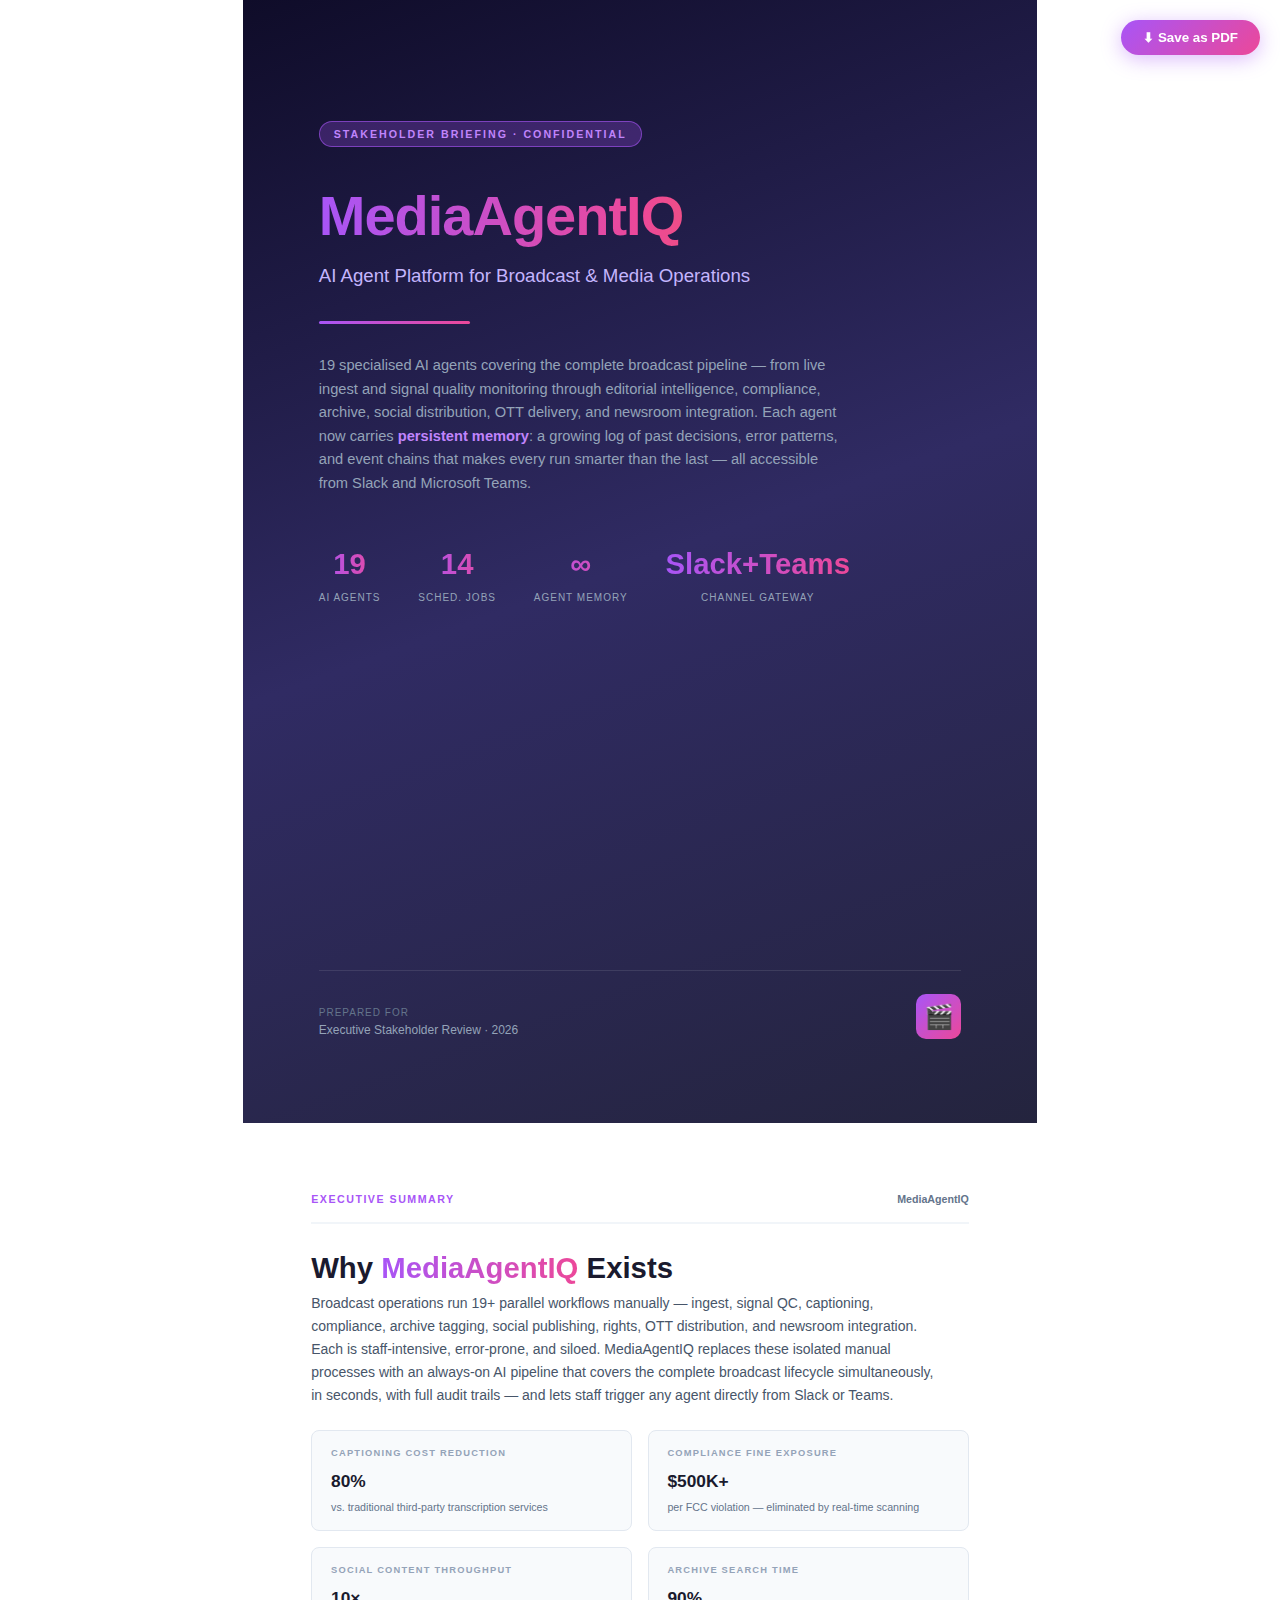
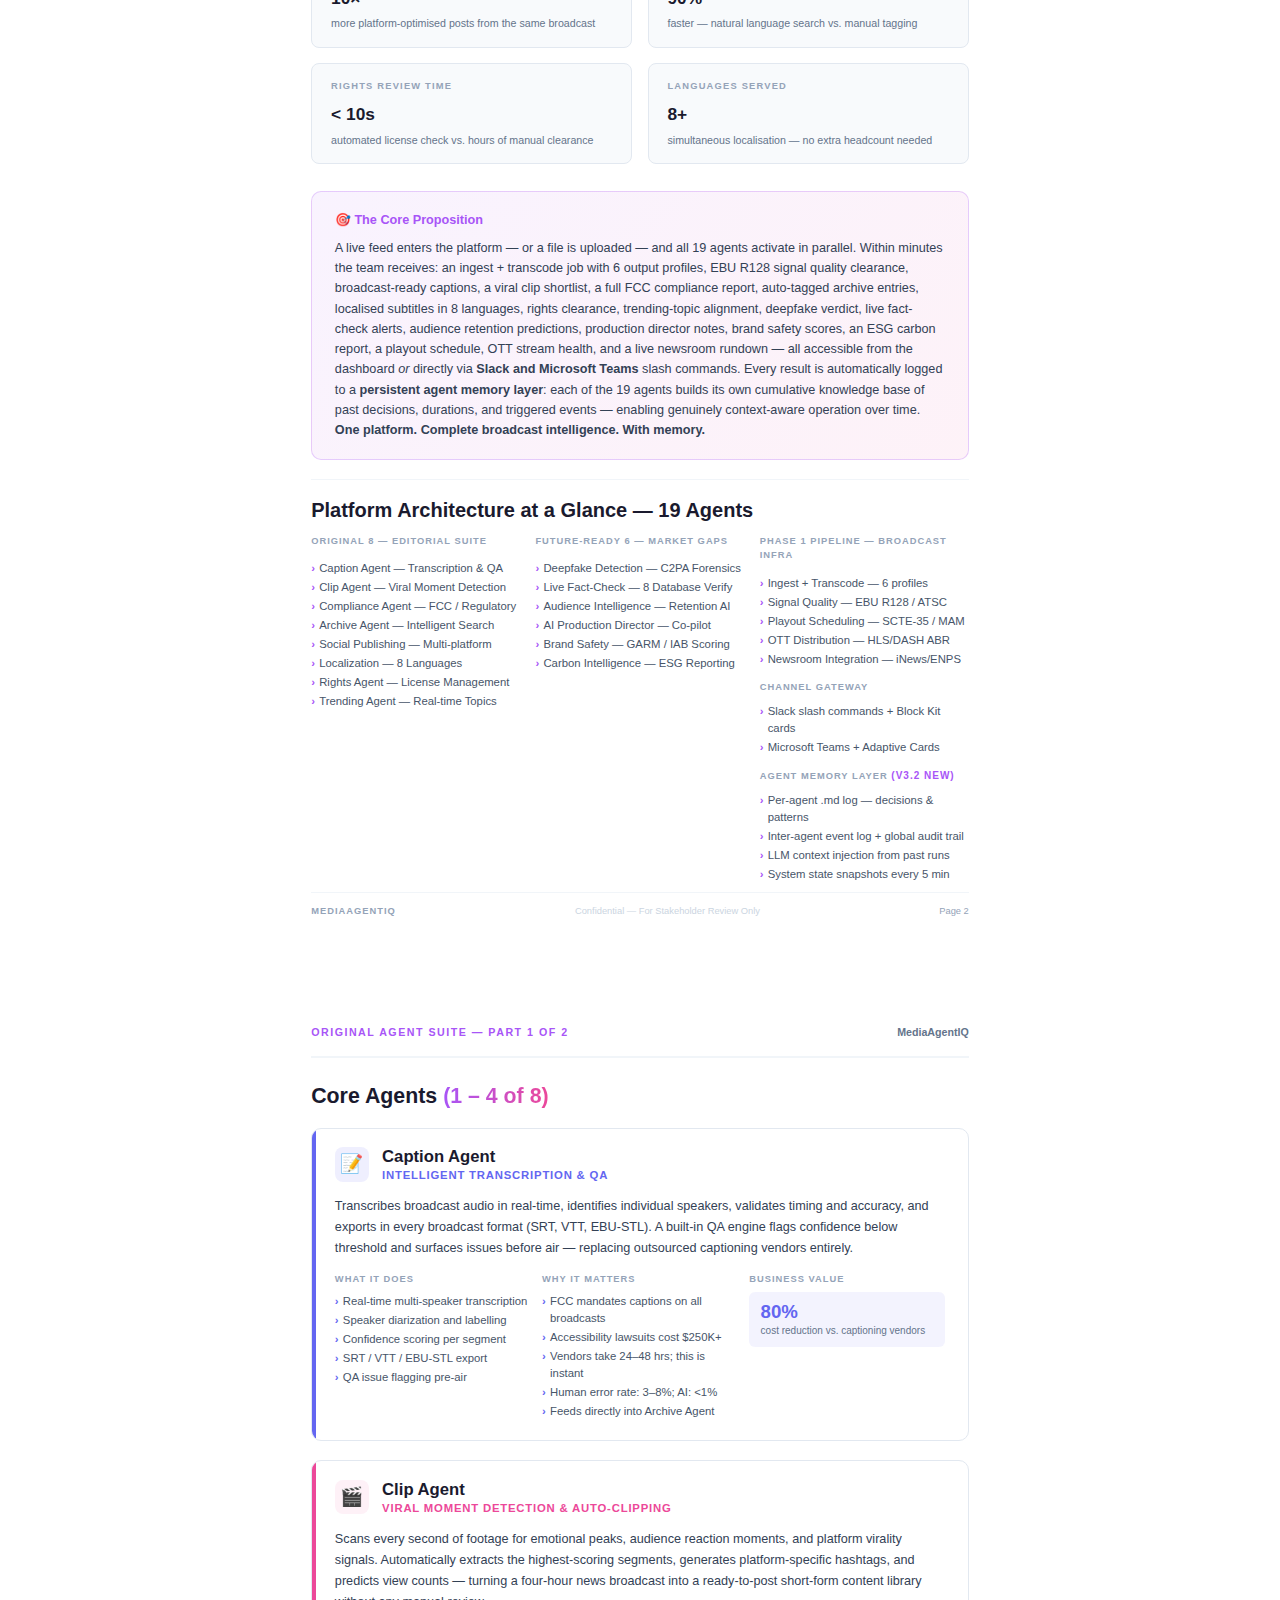
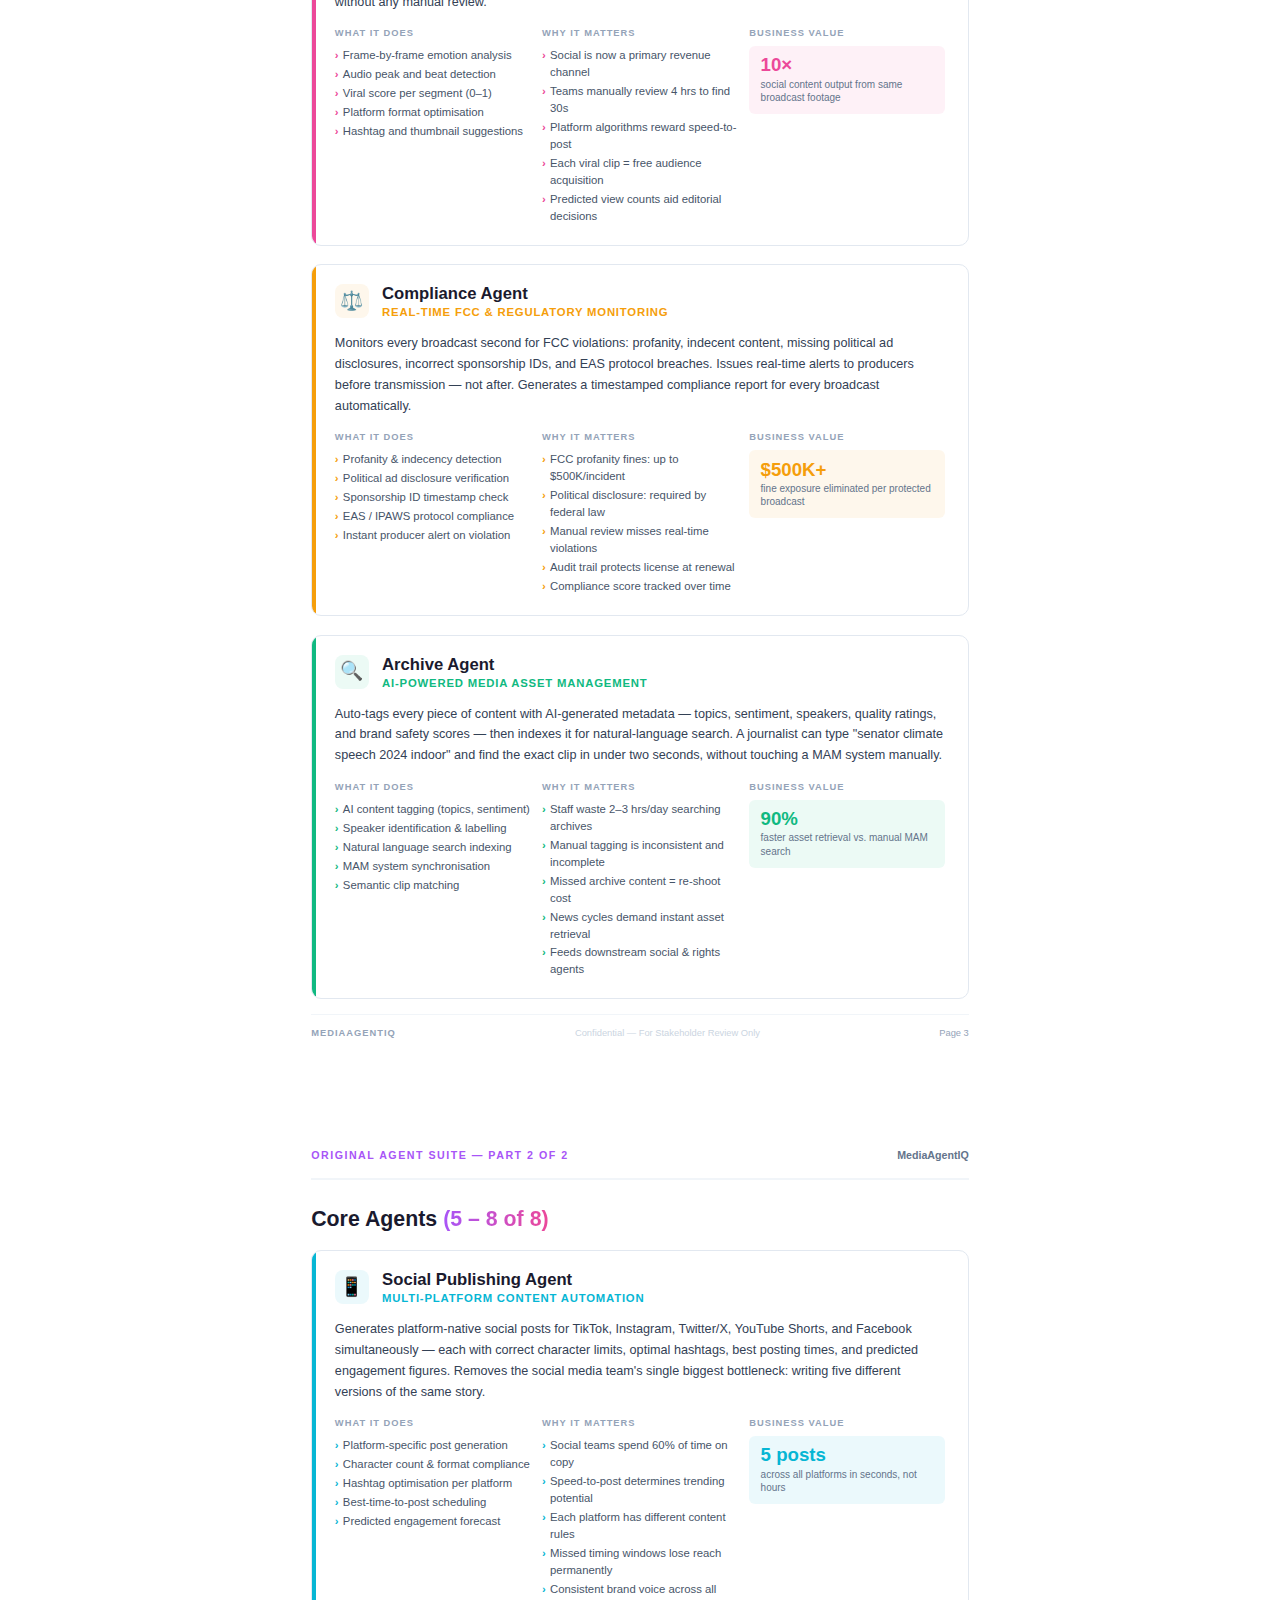
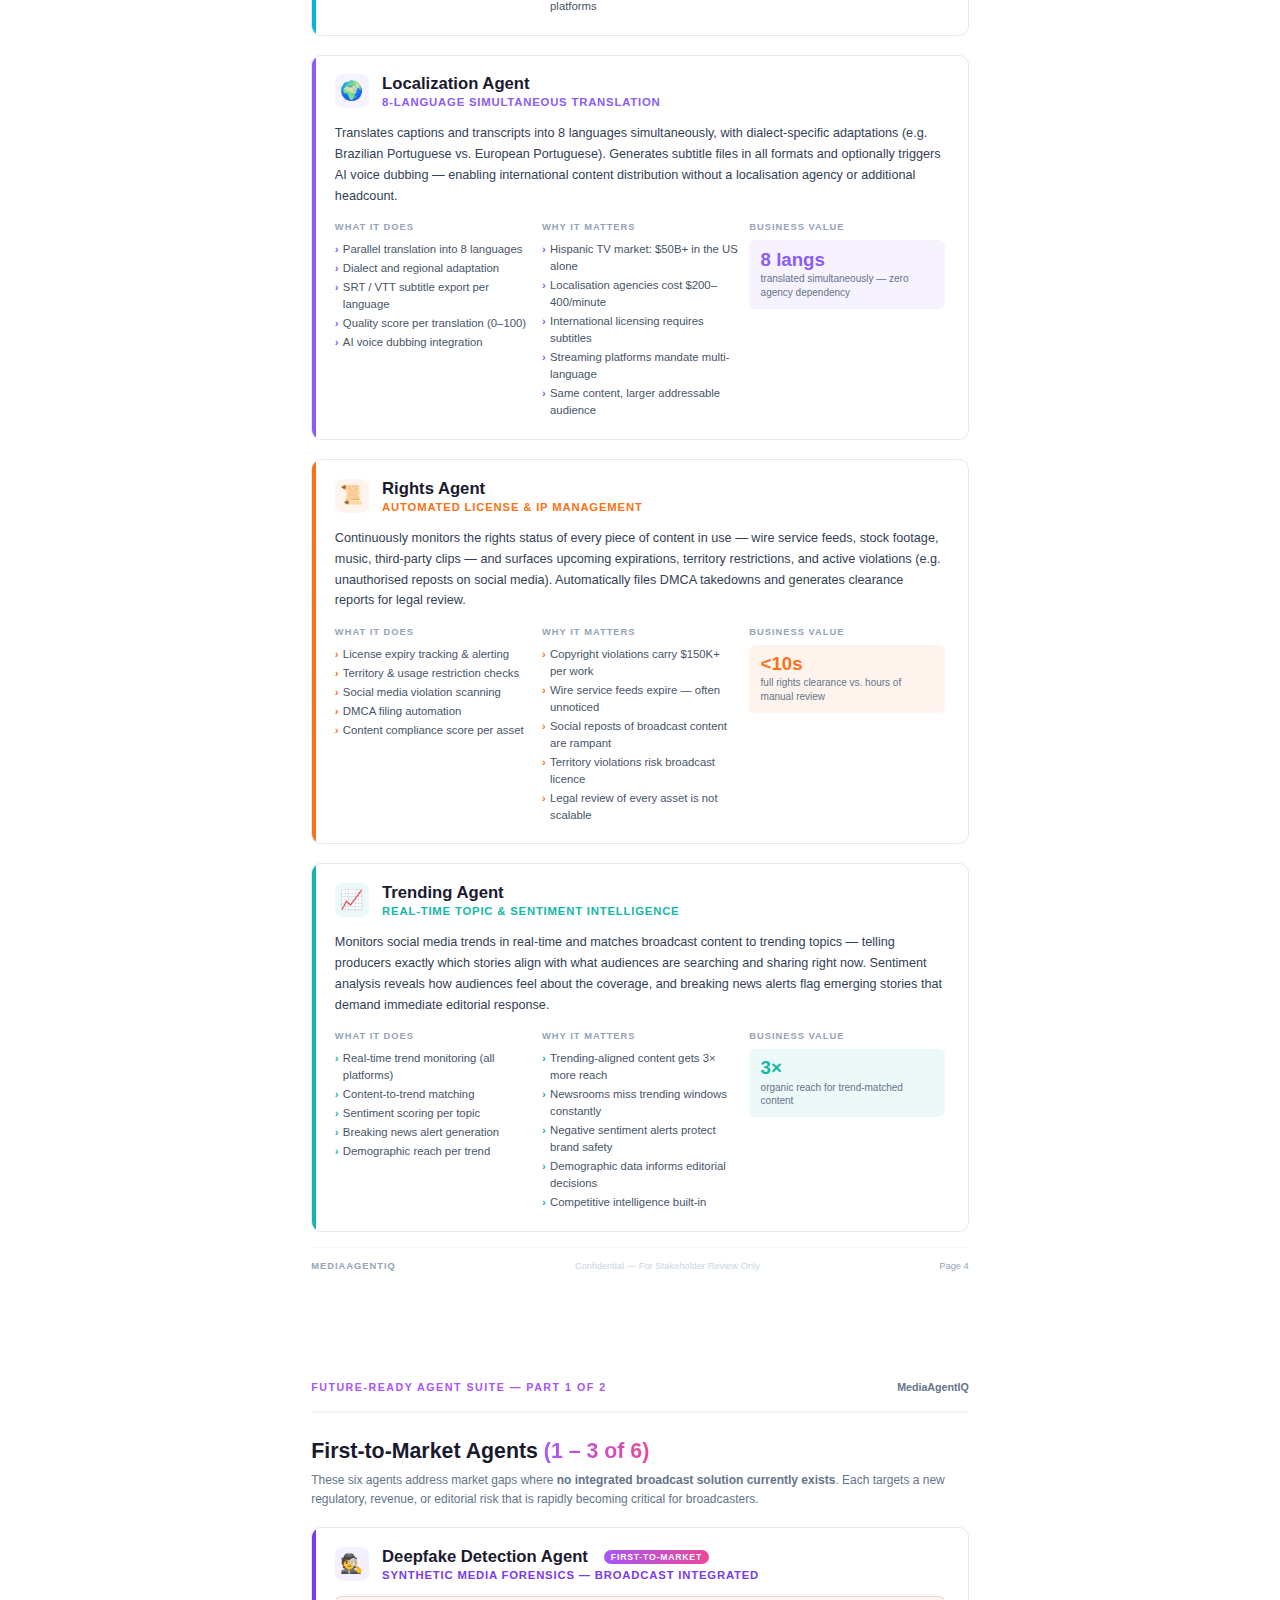
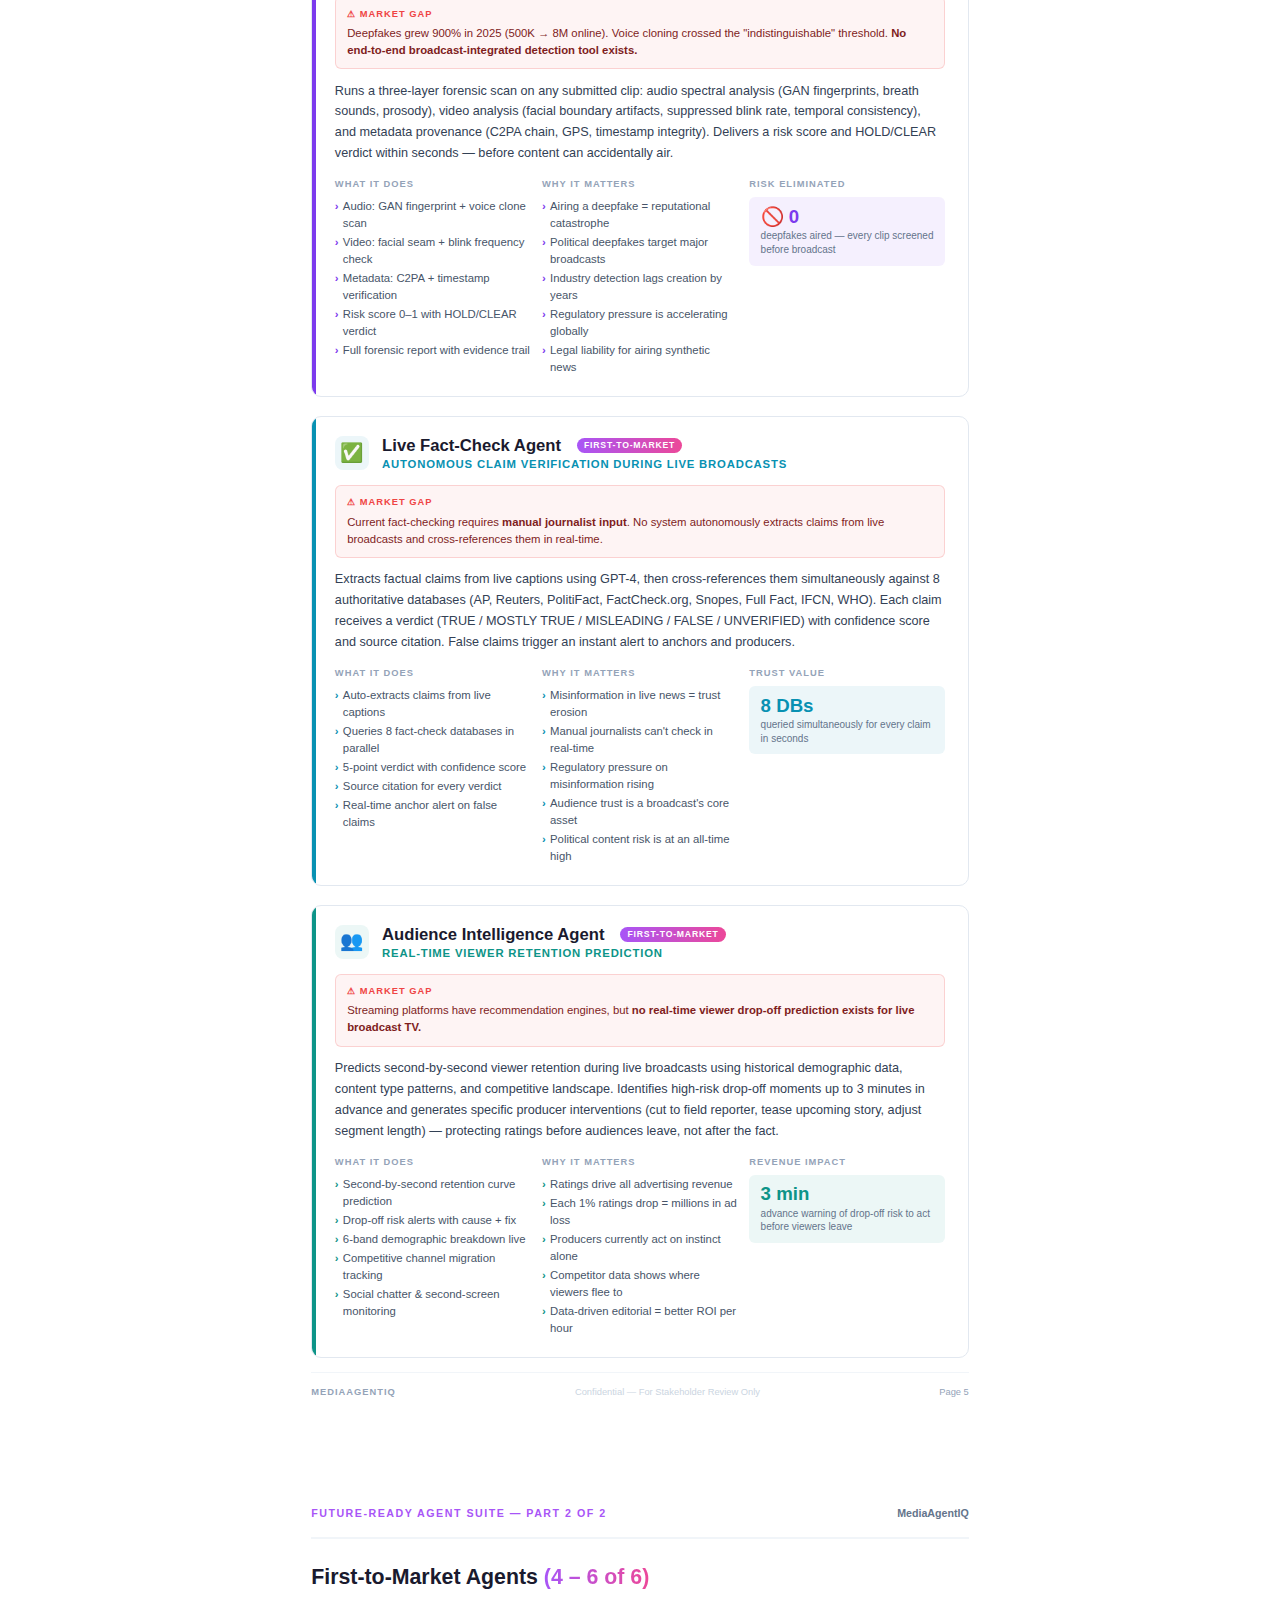
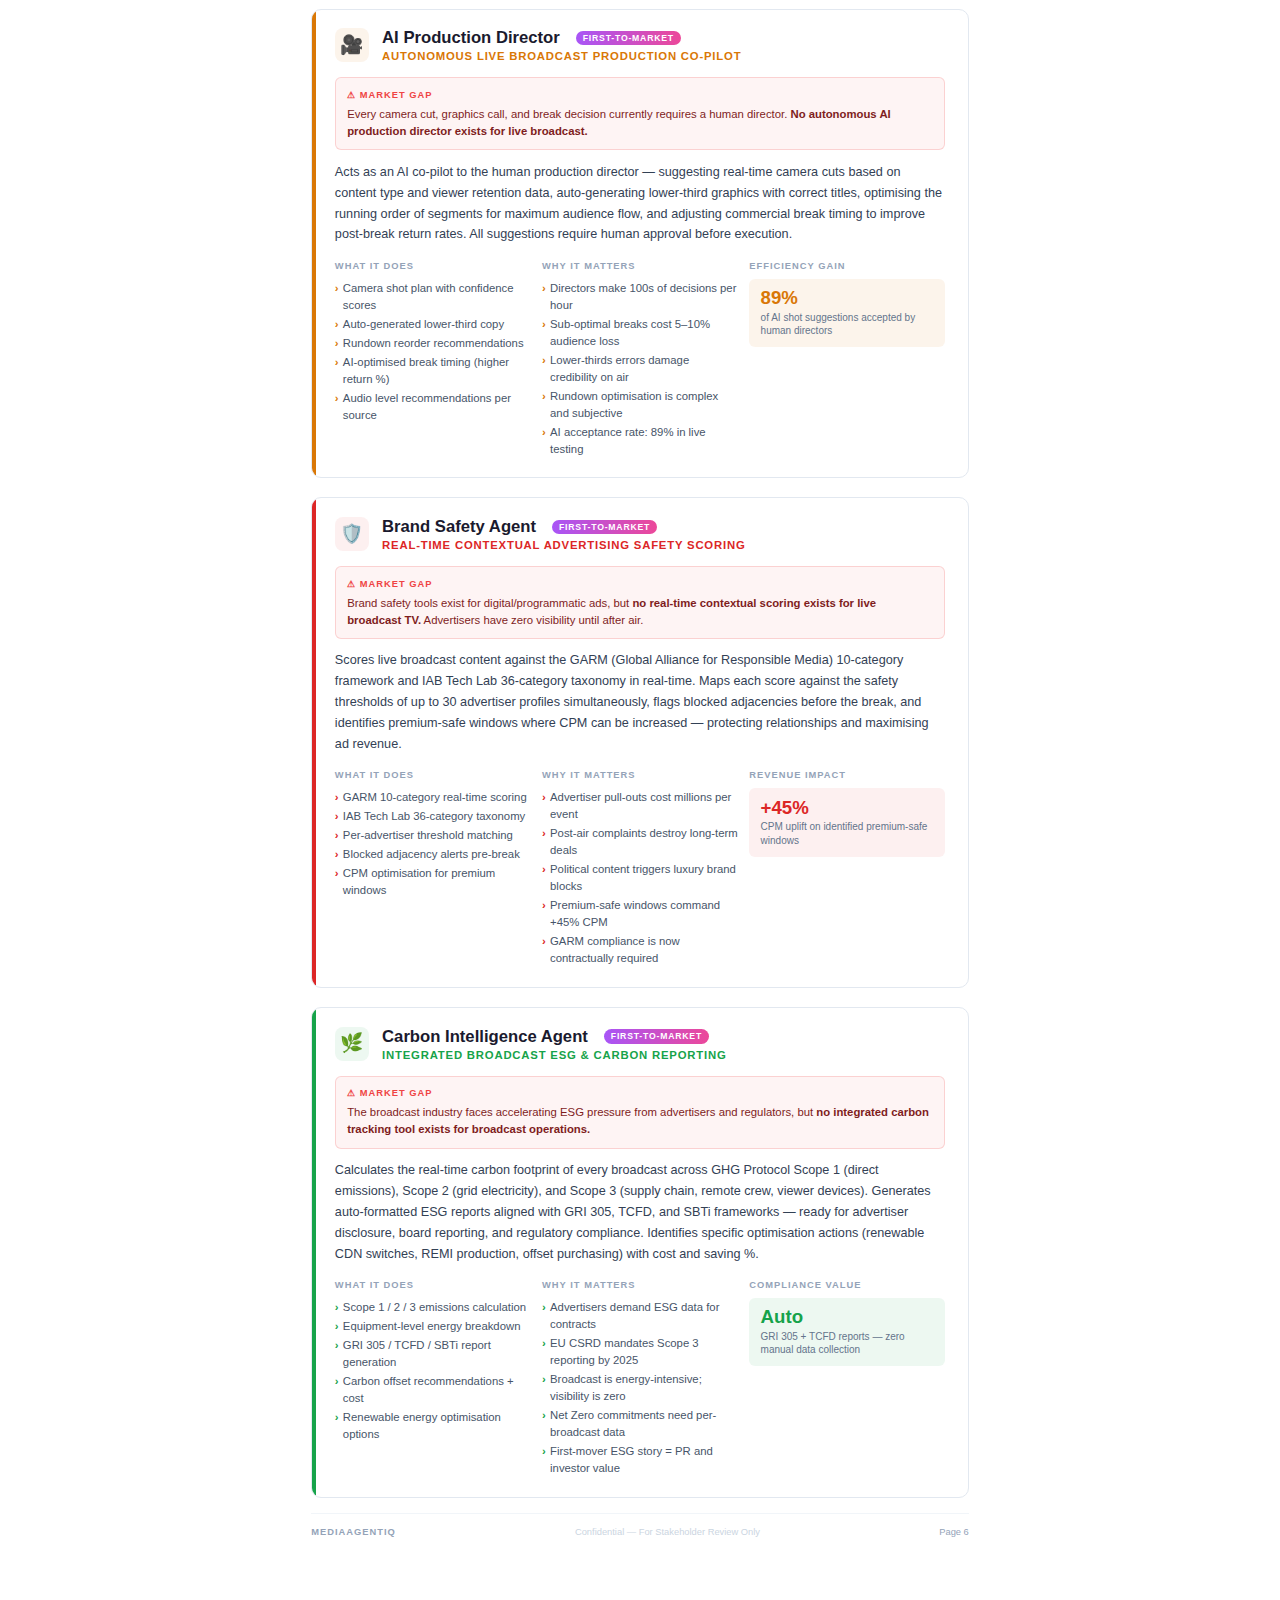
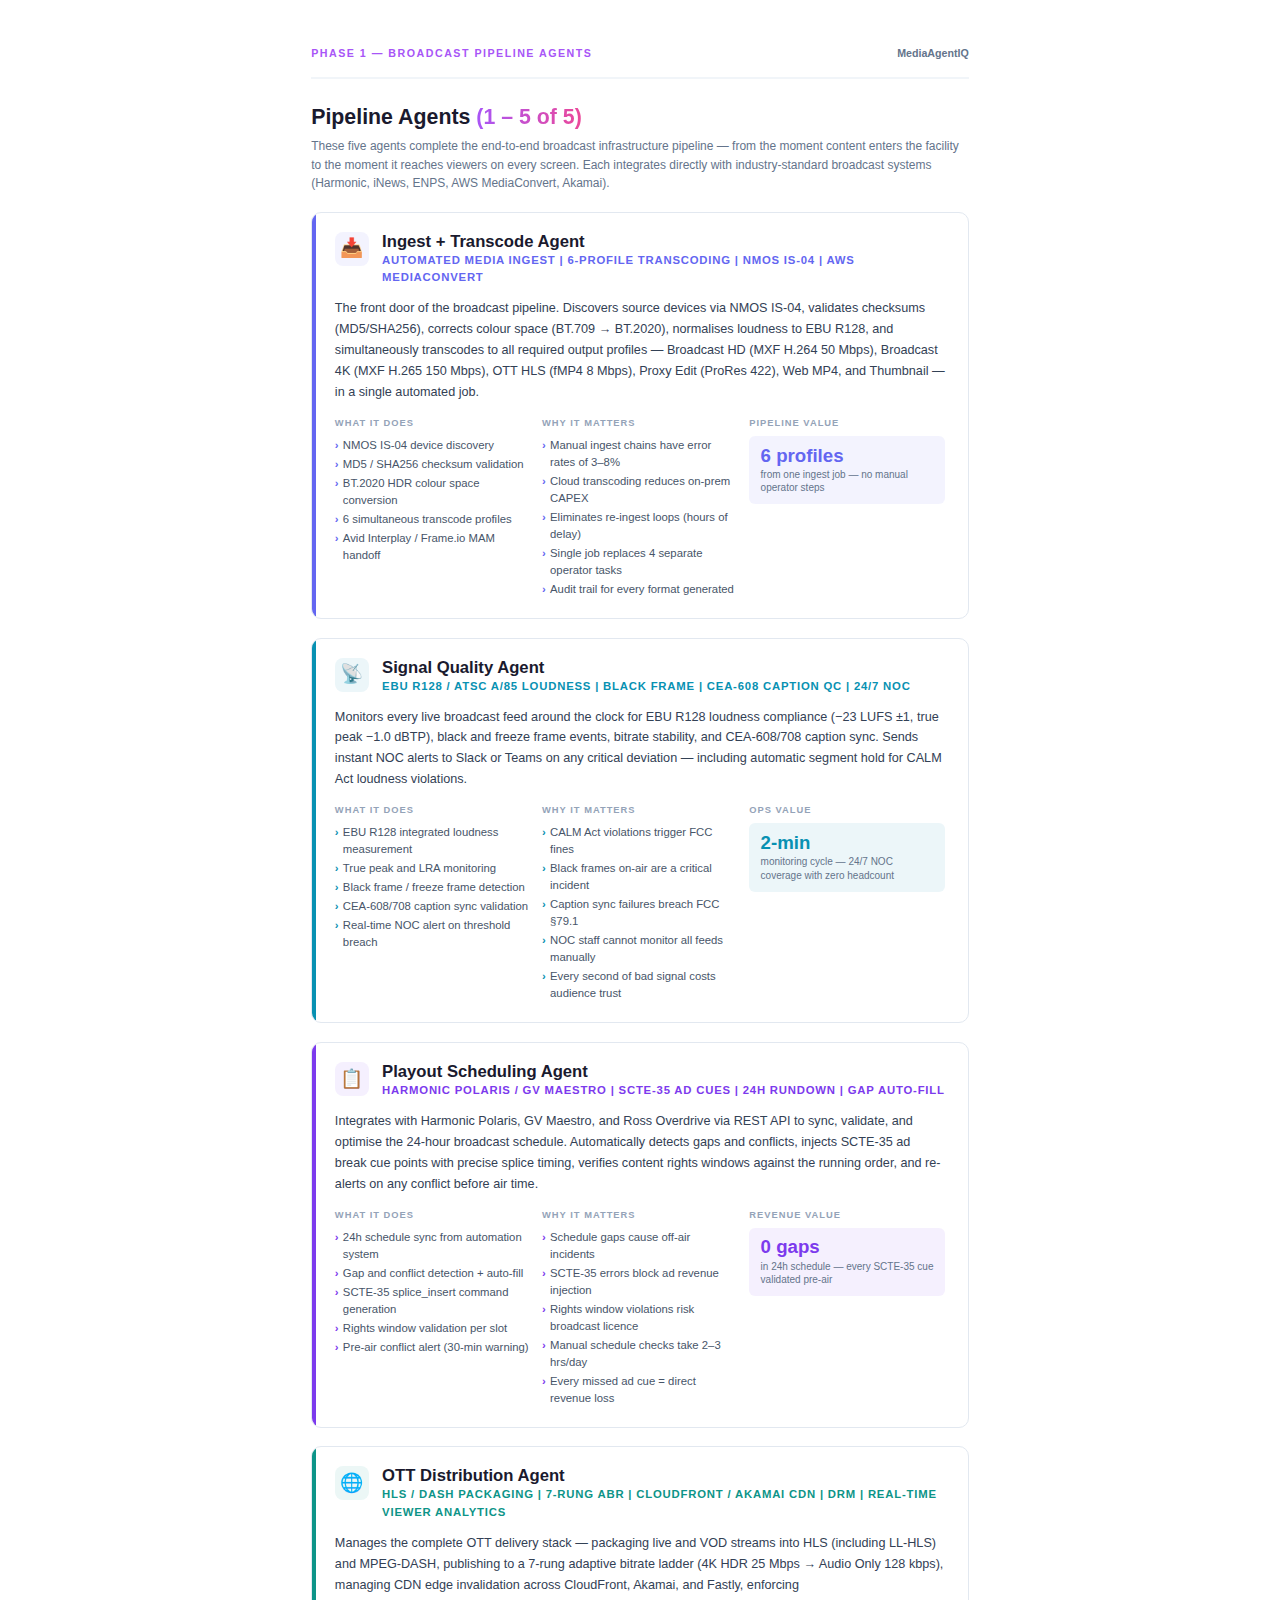
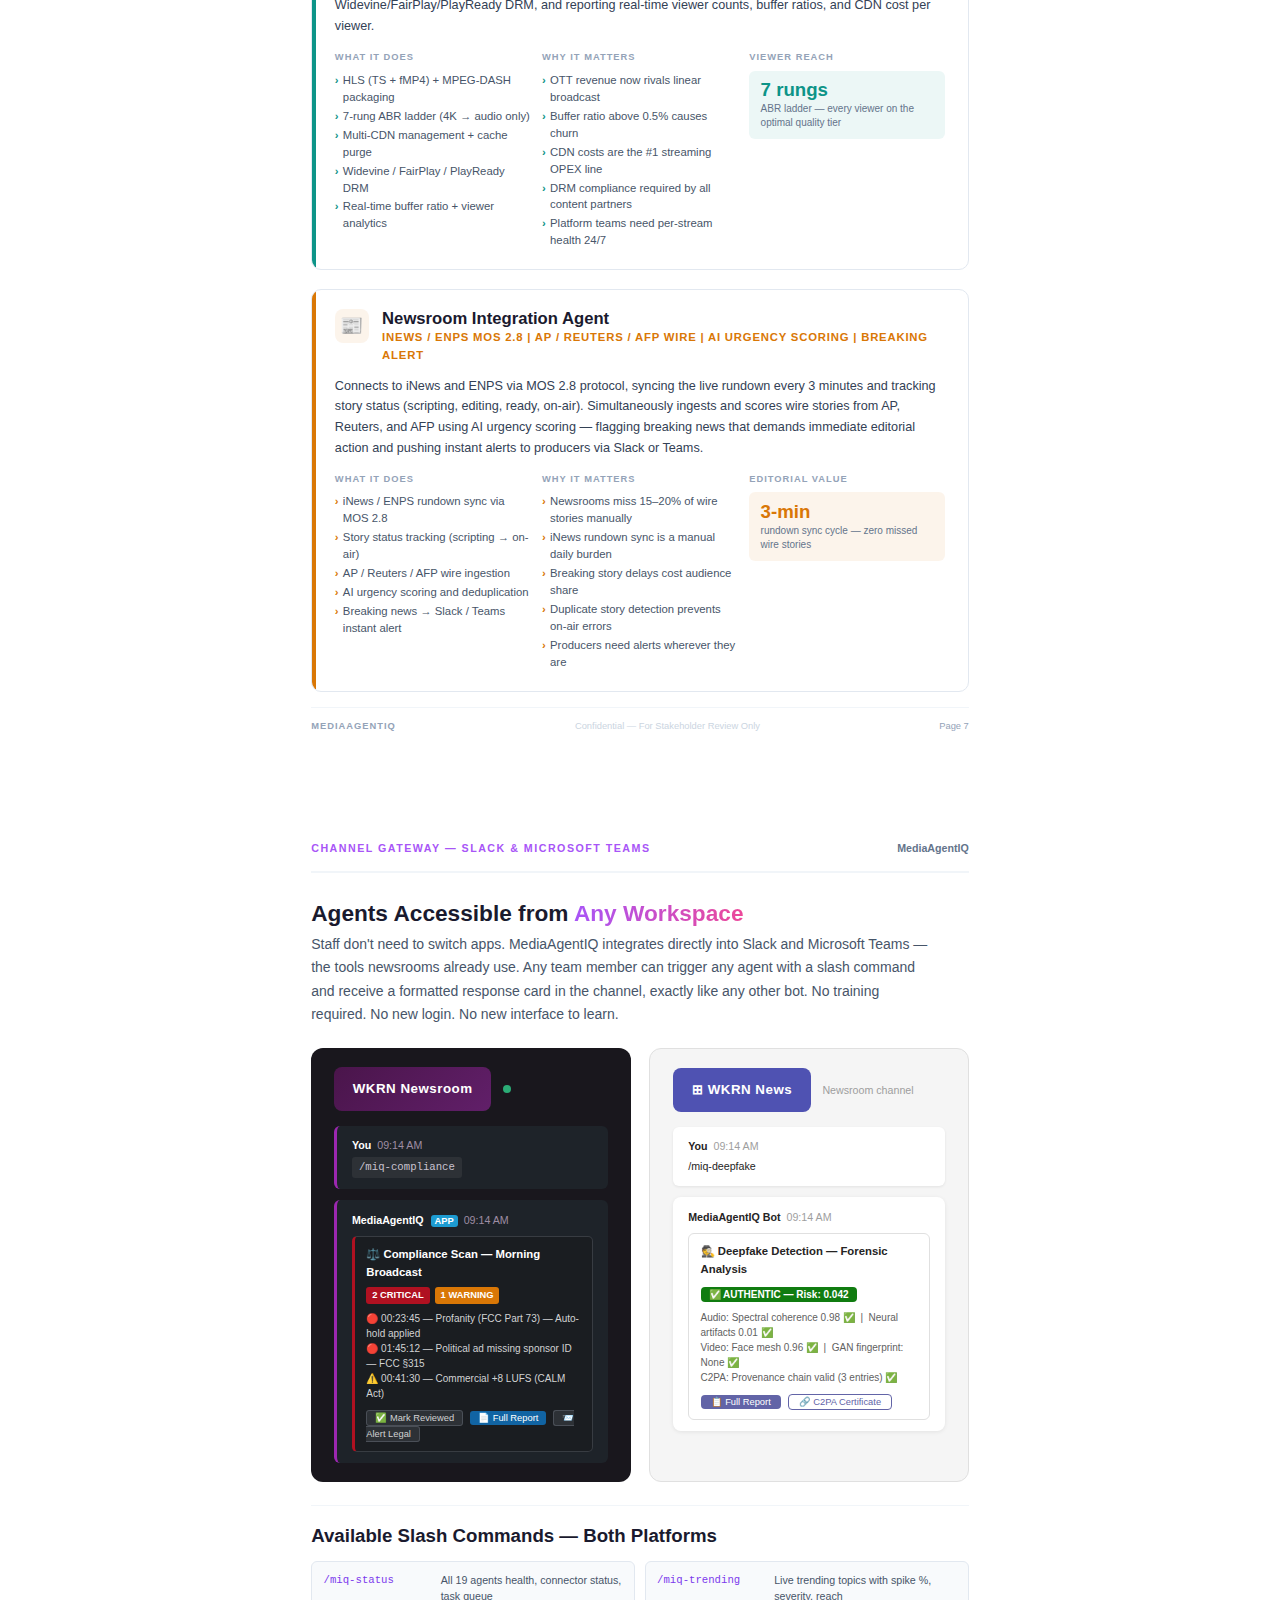
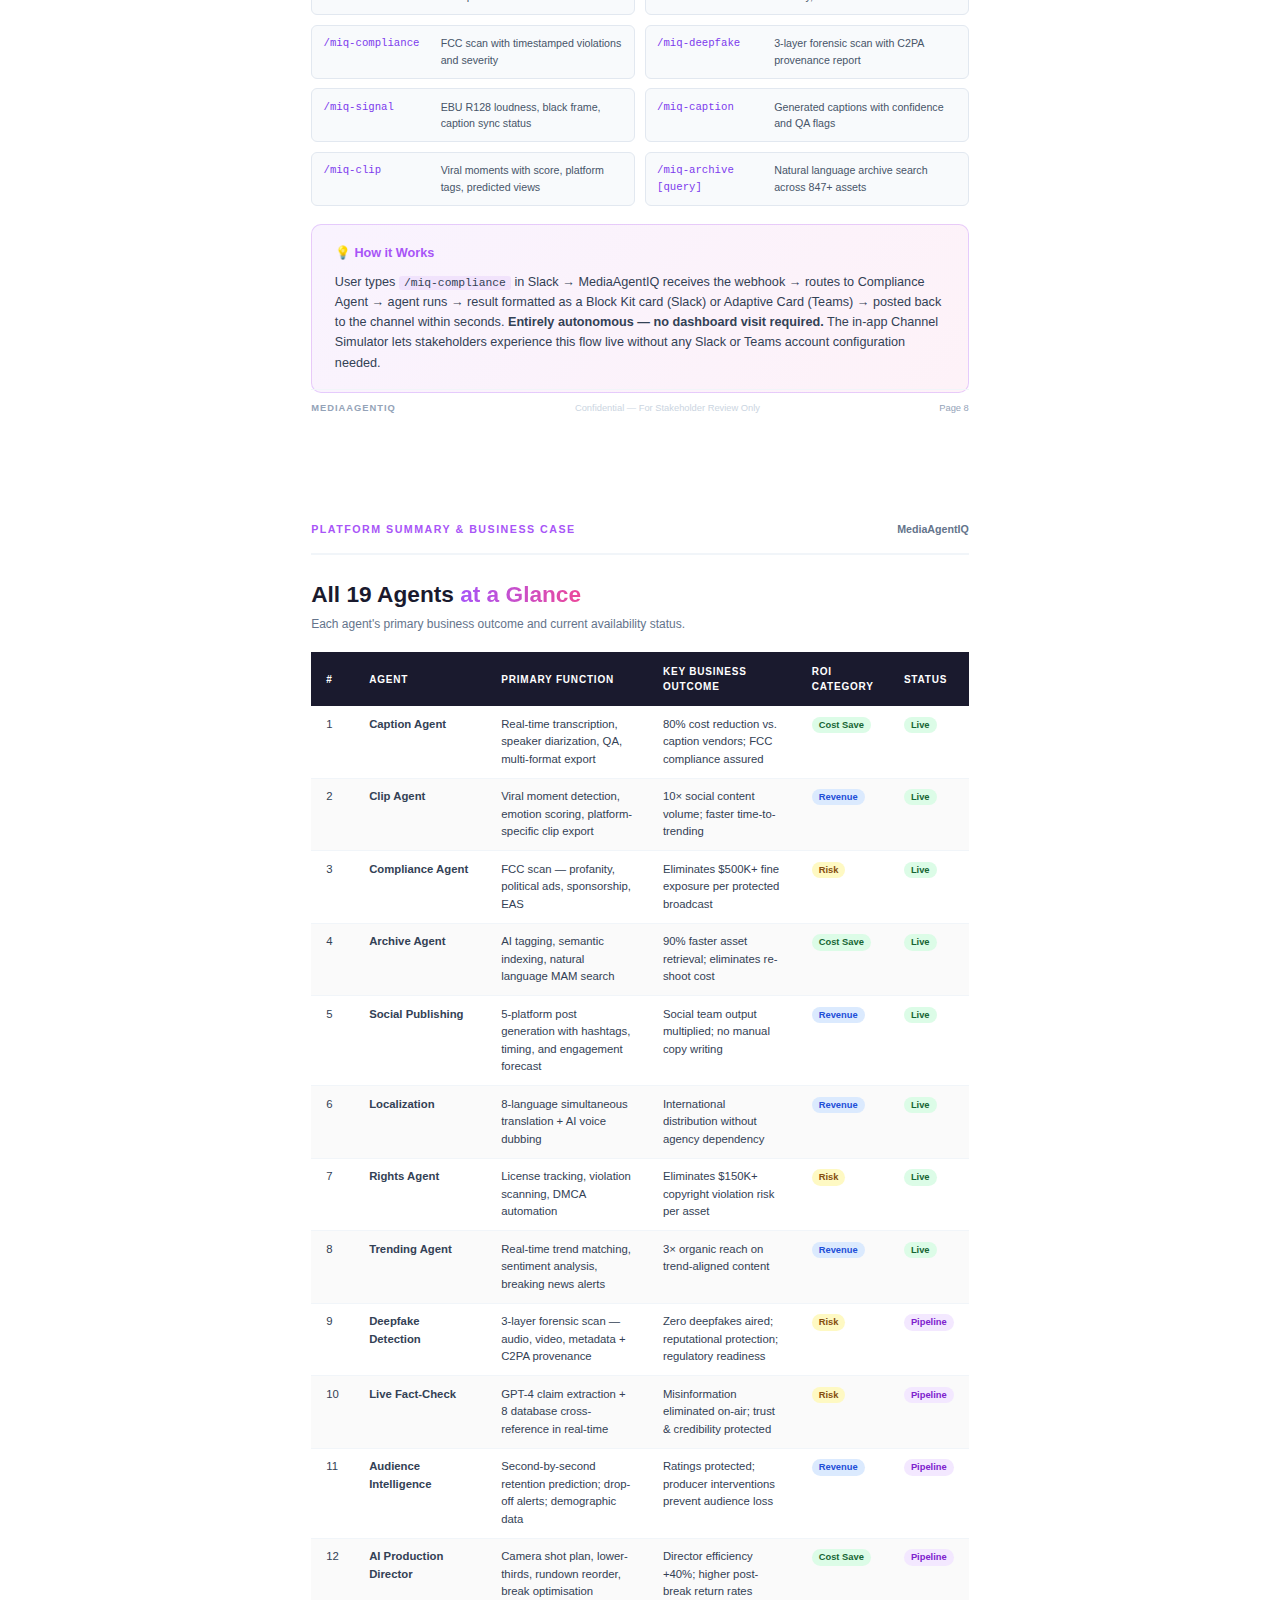
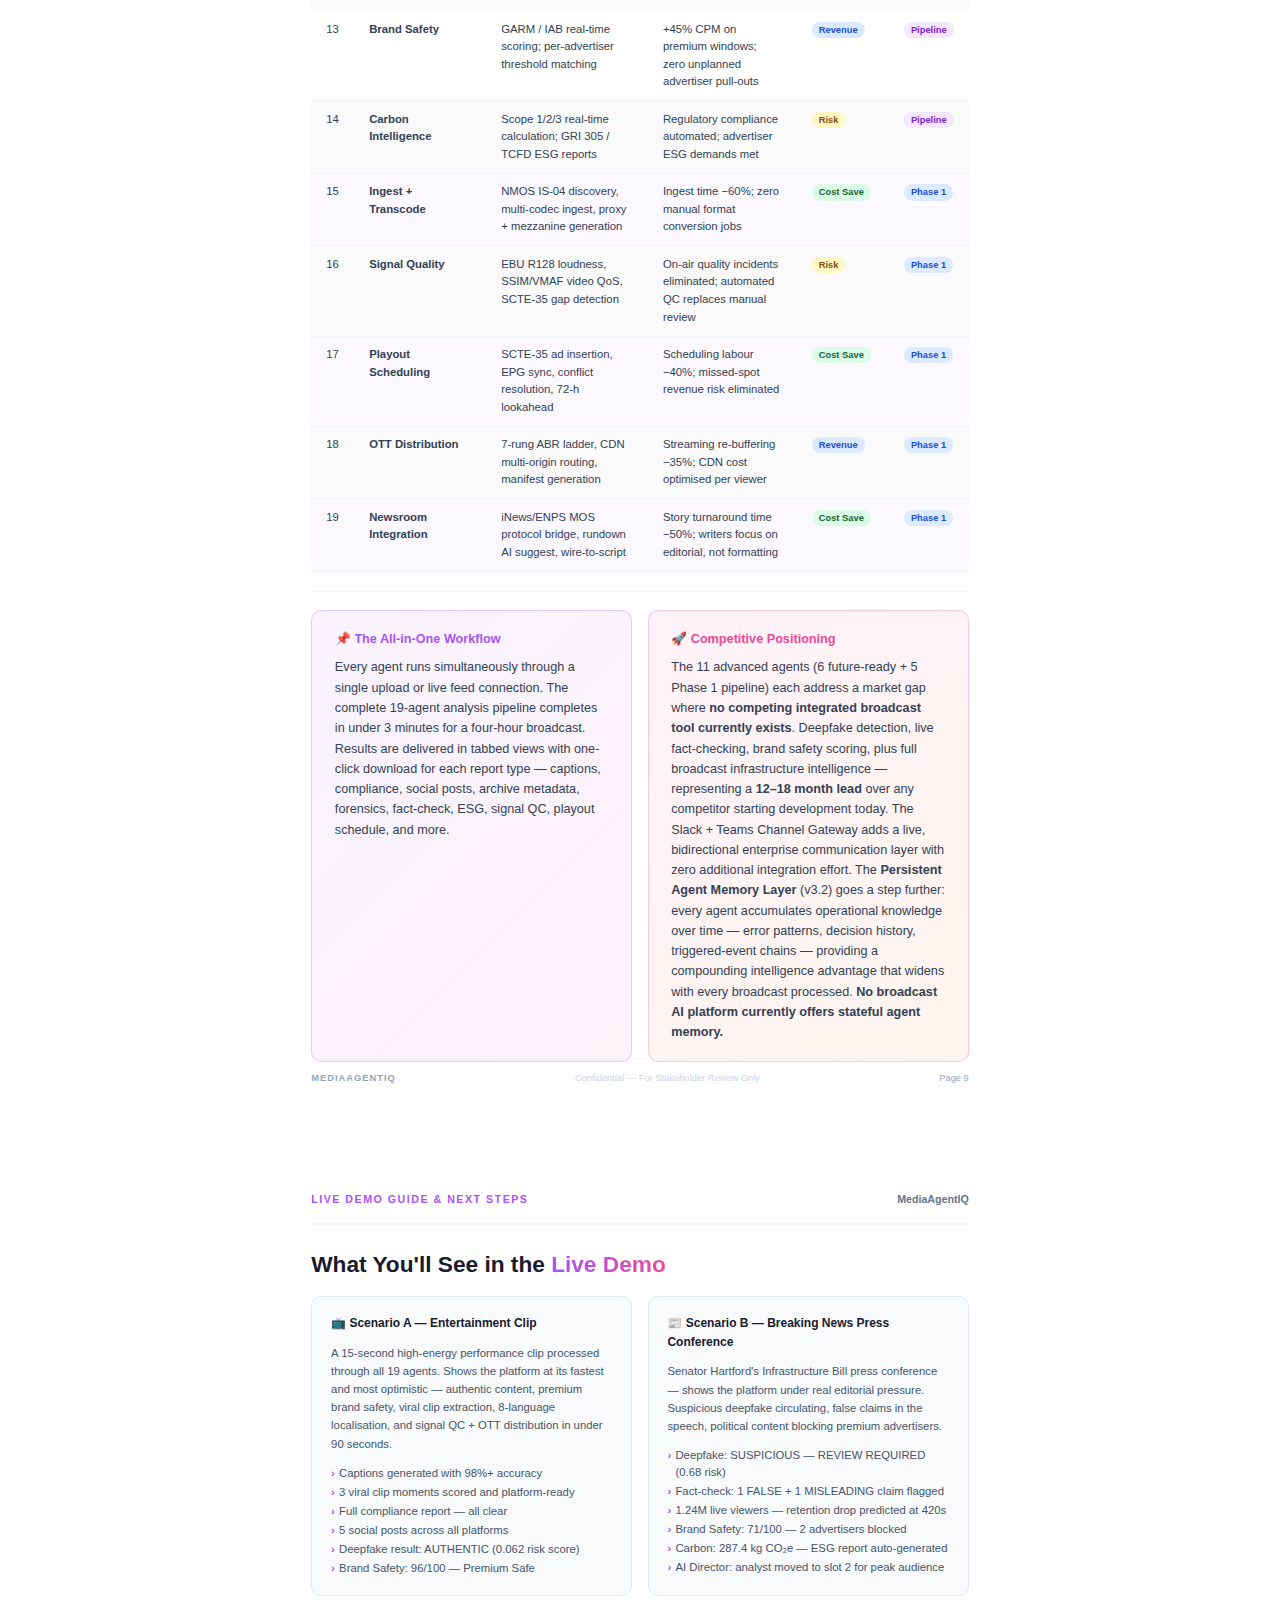
<file: MediaAgentIQ_Stakeholder_Brief.html>
<!DOCTYPE html>
<html lang="en">
<head>
<meta charset="UTF-8">
<meta name="viewport" content="width=device-width, initial-scale=1.0">
<title>MediaAgentIQ — Stakeholder Briefing</title>
<style>
  /* ── Global ── */
  *, *::before, *::after { box-sizing: border-box; margin: 0; padding: 0; }
  html { font-size: 10.5pt; }
  body {
    font-family: 'Segoe UI', Arial, sans-serif;
    background: #ffffff;
    color: #1a1a2e;
    line-height: 1.55;
  }

  /* ── Print layout ── */
  @media print {
    html { font-size: 9.5pt; }
    .page { page-break-after: always; break-after: page; }
    .page:last-child { page-break-after: avoid; break-after: avoid; }
    @page { margin: 14mm 14mm 14mm 14mm; size: A4; }
    .no-print { display: none !important; }
  }

  /* ── Page wrapper ── */
  .page {
    width: 210mm;
    min-height: 297mm;
    margin: 0 auto;
    padding: 18mm 18mm 16mm 18mm;
    position: relative;
    background: #fff;
    overflow: hidden;
  }

  /* ═══════════════════════════════
     COVER PAGE
  ═══════════════════════════════ */
  .cover {
    display: flex;
    flex-direction: column;
    justify-content: space-between;
    background: linear-gradient(160deg, #0f0c29, #302b63, #24243e);
    color: #ffffff;
    padding: 22mm 20mm;
  }
  .cover-top { margin-top: 10mm; }
  .cover-badge {
    display: inline-block;
    background: rgba(168,85,247,0.25);
    border: 1px solid rgba(168,85,247,0.6);
    color: #c084fc;
    padding: 4px 14px;
    border-radius: 20px;
    font-size: 8pt;
    letter-spacing: 2px;
    text-transform: uppercase;
    font-weight: 700;
    margin-bottom: 10mm;
  }
  .cover-title {
    font-size: 42pt;
    font-weight: 900;
    letter-spacing: -1px;
    background: linear-gradient(90deg, #a855f7, #ec4899, #f97316);
    -webkit-background-clip: text;
    -webkit-text-fill-color: transparent;
    background-clip: text;
    line-height: 1.1;
    margin-bottom: 4mm;
  }
  .cover-subtitle {
    font-size: 14pt;
    color: #c4b5fd;
    font-weight: 400;
    margin-bottom: 8mm;
  }
  .cover-tagline {
    font-size: 11pt;
    color: #94a3b8;
    max-width: 140mm;
    line-height: 1.6;
  }
  .cover-divider {
    width: 40mm;
    height: 3px;
    background: linear-gradient(90deg, #a855f7, #ec4899);
    border-radius: 2px;
    margin: 8mm 0;
  }
  .cover-stats {
    display: flex;
    gap: 10mm;
    margin-top: 12mm;
  }
  .cover-stat {
    text-align: center;
  }
  .cover-stat-num {
    font-size: 22pt;
    font-weight: 900;
    background: linear-gradient(90deg, #a855f7, #ec4899);
    -webkit-background-clip: text;
    -webkit-text-fill-color: transparent;
    background-clip: text;
    display: block;
  }
  .cover-stat-label {
    font-size: 7.5pt;
    color: #94a3b8;
    text-transform: uppercase;
    letter-spacing: 1px;
  }
  .cover-bottom {
    border-top: 1px solid rgba(255,255,255,0.1);
    padding-top: 6mm;
    display: flex;
    justify-content: space-between;
    align-items: flex-end;
  }
  .cover-bottom-label {
    font-size: 7.5pt;
    color: #64748b;
    text-transform: uppercase;
    letter-spacing: 1px;
  }
  .cover-bottom-val {
    font-size: 9pt;
    color: #94a3b8;
  }
  .cover-logo-mark {
    width: 12mm;
    height: 12mm;
    border-radius: 10px;
    background: linear-gradient(135deg, #a855f7, #ec4899);
    display: flex;
    align-items: center;
    justify-content: center;
    font-size: 18pt;
  }

  /* ═══════════════════════════════
     CONTENT PAGES
  ═══════════════════════════════ */
  .page-header {
    display: flex;
    align-items: center;
    justify-content: space-between;
    border-bottom: 2px solid #f1f5f9;
    padding-bottom: 4mm;
    margin-bottom: 7mm;
  }
  .page-header-title {
    font-size: 8pt;
    text-transform: uppercase;
    letter-spacing: 1.5px;
    color: #a855f7;
    font-weight: 700;
  }
  .page-header-logo {
    font-size: 8pt;
    font-weight: 900;
    color: #64748b;
  }

  /* Section headings */
  .section-title {
    font-size: 22pt;
    font-weight: 900;
    color: #1a1a2e;
    line-height: 1.15;
    margin-bottom: 2mm;
  }
  .section-title span {
    background: linear-gradient(90deg, #a855f7, #ec4899);
    -webkit-background-clip: text;
    -webkit-text-fill-color: transparent;
    background-clip: text;
  }
  .section-lead {
    font-size: 10.5pt;
    color: #475569;
    line-height: 1.65;
    max-width: 165mm;
    margin-bottom: 6mm;
  }

  /* ── Executive Summary boxes ── */
  .exec-grid {
    display: grid;
    grid-template-columns: 1fr 1fr;
    gap: 4mm;
    margin-bottom: 7mm;
  }
  .exec-box {
    background: #f8fafc;
    border: 1px solid #e2e8f0;
    border-radius: 8px;
    padding: 4mm 5mm;
  }
  .exec-box-label {
    font-size: 7pt;
    text-transform: uppercase;
    letter-spacing: 1.2px;
    color: #94a3b8;
    font-weight: 700;
    margin-bottom: 2mm;
  }
  .exec-box-val {
    font-size: 13pt;
    font-weight: 800;
    color: #1a1a2e;
  }
  .exec-box-sub {
    font-size: 8pt;
    color: #64748b;
    margin-top: 1mm;
  }
  .highlight-box {
    background: linear-gradient(135deg, rgba(168,85,247,0.07), rgba(236,72,153,0.07));
    border: 1.5px solid rgba(168,85,247,0.25);
    border-radius: 10px;
    padding: 5mm 6mm;
    margin-bottom: 5mm;
  }
  .highlight-box-title {
    font-size: 9.5pt;
    font-weight: 800;
    color: #a855f7;
    margin-bottom: 2mm;
  }
  .highlight-box p {
    font-size: 9.5pt;
    color: #334155;
    line-height: 1.6;
  }

  /* ── Agent Card ── */
  .agent-card {
    border: 1.5px solid #e2e8f0;
    border-radius: 10px;
    padding: 5mm 6mm;
    margin-bottom: 5mm;
    position: relative;
    overflow: hidden;
  }
  .agent-card::before {
    content: '';
    position: absolute;
    top: 0; left: 0;
    width: 4px;
    height: 100%;
    background: var(--accent, #a855f7);
    border-radius: 0;
  }
  .agent-card-head {
    display: flex;
    align-items: flex-start;
    gap: 3.5mm;
    margin-bottom: 3mm;
  }
  .agent-icon {
    width: 9mm;
    height: 9mm;
    border-radius: 8px;
    background: var(--accent-bg, rgba(168,85,247,0.1));
    display: flex;
    align-items: center;
    justify-content: center;
    font-size: 14pt;
    flex-shrink: 0;
  }
  .agent-name {
    font-size: 12.5pt;
    font-weight: 800;
    color: #1a1a2e;
    line-height: 1.2;
  }
  .agent-tagline {
    font-size: 8.5pt;
    color: var(--accent, #a855f7);
    font-weight: 600;
    text-transform: uppercase;
    letter-spacing: 0.8px;
  }
  .agent-desc {
    font-size: 9.5pt;
    color: #334155;
    line-height: 1.65;
    margin-bottom: 3.5mm;
  }
  .agent-body {
    display: grid;
    grid-template-columns: 1fr 1fr 1fr;
    gap: 3mm;
  }
  .agent-col-title {
    font-size: 7pt;
    text-transform: uppercase;
    letter-spacing: 1px;
    font-weight: 700;
    color: #94a3b8;
    margin-bottom: 1.5mm;
  }
  .agent-col ul {
    list-style: none;
    padding: 0;
  }
  .agent-col ul li {
    font-size: 8.5pt;
    color: #475569;
    padding: 1px 0;
    padding-left: 8px;
    position: relative;
    line-height: 1.5;
  }
  .agent-col ul li::before {
    content: '›';
    position: absolute;
    left: 0;
    color: var(--accent, #a855f7);
    font-weight: 700;
  }
  .agent-value {
    background: var(--accent-bg, rgba(168,85,247,0.08));
    border-radius: 6px;
    padding: 2.5mm 3mm;
  }
  .agent-value-num {
    font-size: 14pt;
    font-weight: 900;
    color: var(--accent, #a855f7);
    line-height: 1.1;
  }
  .agent-value-label {
    font-size: 7.5pt;
    color: #64748b;
    margin-top: 0.5mm;
    line-height: 1.35;
  }
  .future-badge {
    display: inline-block;
    background: linear-gradient(90deg, #a855f7, #ec4899);
    color: white;
    font-size: 6.5pt;
    font-weight: 800;
    padding: 2px 7px;
    border-radius: 20px;
    text-transform: uppercase;
    letter-spacing: 0.8px;
    margin-left: 3mm;
    vertical-align: middle;
    position: relative;
    top: -1px;
  }
  .market-gap {
    background: rgba(239,68,68,0.06);
    border: 1px solid rgba(239,68,68,0.2);
    border-radius: 6px;
    padding: 2.5mm 3mm;
    margin-bottom: 3mm;
  }
  .market-gap-label {
    font-size: 7pt;
    text-transform: uppercase;
    letter-spacing: 1px;
    font-weight: 700;
    color: #ef4444;
    margin-bottom: 1mm;
  }
  .market-gap p {
    font-size: 8.5pt;
    color: #7f1d1d;
    line-height: 1.5;
  }

  /* Two-column layout */
  .two-col {
    display: grid;
    grid-template-columns: 1fr 1fr;
    gap: 5mm;
  }

  /* Divider */
  .divider {
    height: 1px;
    background: #f1f5f9;
    margin: 5mm 0;
  }

  /* ROI / summary table */
  .roi-table {
    width: 100%;
    border-collapse: collapse;
    font-size: 8.5pt;
    margin-top: 2mm;
  }
  .roi-table th {
    background: #1a1a2e;
    color: #ffffff;
    padding: 3mm 4mm;
    text-align: left;
    font-size: 7.5pt;
    text-transform: uppercase;
    letter-spacing: 0.8px;
  }
  .roi-table td {
    padding: 2.5mm 4mm;
    border-bottom: 1px solid #f1f5f9;
    color: #334155;
    vertical-align: top;
  }
  .roi-table tr:nth-child(even) td { background: #fafafa; }
  .roi-table .pill {
    display: inline-block;
    padding: 1px 7px;
    border-radius: 20px;
    font-size: 7pt;
    font-weight: 700;
  }
  .pill-green  { background: #dcfce7; color: #166534; }
  .pill-purple { background: #f3e8ff; color: #7e22ce; }
  .pill-blue   { background: #dbeafe; color: #1d4ed8; }
  .pill-amber  { background: #fef9c3; color: #854d0e; }

  /* Footer */
  .page-footer {
    position: absolute;
    bottom: 10mm;
    left: 18mm; right: 18mm;
    display: flex;
    justify-content: space-between;
    align-items: center;
    border-top: 1px solid #f1f5f9;
    padding-top: 3mm;
  }
  .footer-brand { font-size: 7pt; font-weight: 800; color: #94a3b8; letter-spacing: 1px; }
  .footer-note  { font-size: 7pt; color: #cbd5e1; }
  .footer-page  { font-size: 7pt; color: #94a3b8; }

  /* Print button */
  .print-btn {
    position: fixed;
    top: 20px; right: 20px;
    background: linear-gradient(135deg, #a855f7, #ec4899);
    color: white;
    border: none;
    padding: 10px 22px;
    border-radius: 25px;
    font-size: 10pt;
    font-weight: 700;
    cursor: pointer;
    box-shadow: 0 4px 20px rgba(168,85,247,0.4);
    z-index: 999;
  }
  .print-btn:hover { opacity: 0.9; }
</style>
</head>
<body>

<button class="print-btn no-print" onclick="window.print()">⬇ Save as PDF</button>

<!-- ═══════════════════════════════════════════════
     PAGE 1 — COVER
═══════════════════════════════════════════════ -->
<div class="page cover">
  <div class="cover-top">
    <div class="cover-badge">Stakeholder Briefing · Confidential</div>
    <div class="cover-title">MediaAgentIQ</div>
    <div class="cover-subtitle">AI Agent Platform for Broadcast & Media Operations</div>
    <div class="cover-divider"></div>
    <div class="cover-tagline">
      19 specialised AI agents covering the complete broadcast pipeline — from live ingest
      and signal quality monitoring through editorial intelligence, compliance, archive,
      social distribution, OTT delivery, and newsroom integration. Each agent now carries
      <strong style="color:#c084fc;">persistent memory</strong>: a growing log of past decisions,
      error patterns, and event chains that makes every run smarter than the last —
      all accessible from Slack and Microsoft Teams.
    </div>

    <div class="cover-stats">
      <div class="cover-stat">
        <span class="cover-stat-num">19</span>
        <span class="cover-stat-label">AI Agents</span>
      </div>
      <div class="cover-stat">
        <span class="cover-stat-num">14</span>
        <span class="cover-stat-label">Sched. Jobs</span>
      </div>
      <div class="cover-stat">
        <span class="cover-stat-num">∞</span>
        <span class="cover-stat-label">Agent Memory</span>
      </div>
      <div class="cover-stat">
        <span class="cover-stat-num">Slack+Teams</span>
        <span class="cover-stat-label">Channel Gateway</span>
      </div>
    </div>
  </div>

  <div class="cover-bottom">
    <div>
      <div class="cover-bottom-label">Prepared for</div>
      <div class="cover-bottom-val">Executive Stakeholder Review · 2026</div>
    </div>
    <div class="cover-logo-mark">🎬</div>
  </div>
</div>


<!-- ═══════════════════════════════════════════════
     PAGE 2 — EXECUTIVE SUMMARY
═══════════════════════════════════════════════ -->
<div class="page">
  <div class="page-header">
    <div class="page-header-title">Executive Summary</div>
    <div class="page-header-logo">MediaAgentIQ</div>
  </div>

  <div class="section-title">Why <span>MediaAgentIQ</span> Exists</div>
  <p class="section-lead">
    Broadcast operations run 19+ parallel workflows manually — ingest, signal QC, captioning,
    compliance, archive tagging, social publishing, rights, OTT distribution, and newsroom
    integration. Each is staff-intensive, error-prone, and siloed. MediaAgentIQ replaces
    these isolated manual processes with an always-on AI pipeline that covers the
    complete broadcast lifecycle simultaneously, in seconds, with full audit trails —
    and lets staff trigger any agent directly from Slack or Teams.
  </p>

  <div class="exec-grid">
    <div class="exec-box">
      <div class="exec-box-label">Captioning Cost Reduction</div>
      <div class="exec-box-val">80%</div>
      <div class="exec-box-sub">vs. traditional third-party transcription services</div>
    </div>
    <div class="exec-box">
      <div class="exec-box-label">Compliance Fine Exposure</div>
      <div class="exec-box-val">$500K+</div>
      <div class="exec-box-sub">per FCC violation — eliminated by real-time scanning</div>
    </div>
    <div class="exec-box">
      <div class="exec-box-label">Social Content Throughput</div>
      <div class="exec-box-val">10×</div>
      <div class="exec-box-sub">more platform-optimised posts from the same broadcast</div>
    </div>
    <div class="exec-box">
      <div class="exec-box-label">Archive Search Time</div>
      <div class="exec-box-val">90%</div>
      <div class="exec-box-sub">faster — natural language search vs. manual tagging</div>
    </div>
    <div class="exec-box">
      <div class="exec-box-label">Rights Review Time</div>
      <div class="exec-box-val">&lt; 10s</div>
      <div class="exec-box-sub">automated license check vs. hours of manual clearance</div>
    </div>
    <div class="exec-box">
      <div class="exec-box-label">Languages Served</div>
      <div class="exec-box-val">8+</div>
      <div class="exec-box-sub">simultaneous localisation — no extra headcount needed</div>
    </div>
  </div>

  <div class="highlight-box">
    <div class="highlight-box-title">🎯 The Core Proposition</div>
    <p>
      A live feed enters the platform — or a file is uploaded — and all 19 agents activate
      in parallel. Within minutes the team receives: an ingest + transcode job with 6 output
      profiles, EBU R128 signal quality clearance, broadcast-ready captions, a viral clip
      shortlist, a full FCC compliance report, auto-tagged archive entries, localised
      subtitles in 8 languages, rights clearance, trending-topic alignment, deepfake verdict,
      live fact-check alerts, audience retention predictions, production director notes,
      brand safety scores, an ESG carbon report, a playout schedule, OTT stream health,
      and a live newsroom rundown — all accessible from the dashboard <em>or</em> directly
      via <strong>Slack and Microsoft Teams</strong> slash commands.
      Every result is automatically logged to a <strong>persistent agent memory layer</strong>:
      each of the 19 agents builds its own cumulative knowledge base of past decisions,
      durations, and triggered events — enabling genuinely context-aware operation over time.
      <strong>One platform. Complete broadcast intelligence. With memory.</strong>
    </p>
  </div>

  <div class="divider"></div>

  <div class="section-title" style="font-size:15pt; margin-bottom:3mm;">Platform Architecture at a Glance — 19 Agents</div>
  <div style="display:grid; grid-template-columns:1fr 1fr 1fr; gap:4mm; margin-bottom:3mm;">
    <div>
      <div class="agent-col-title" style="margin-bottom:3mm;">Original 8 — Editorial Suite</div>
      <div class="agent-col"><ul>
        <li>Caption Agent — Transcription &amp; QA</li>
        <li>Clip Agent — Viral Moment Detection</li>
        <li>Compliance Agent — FCC / Regulatory</li>
        <li>Archive Agent — Intelligent Search</li>
        <li>Social Publishing — Multi-platform</li>
        <li>Localization — 8 Languages</li>
        <li>Rights Agent — License Management</li>
        <li>Trending Agent — Real-time Topics</li>
      </ul></div>
    </div>
    <div>
      <div class="agent-col-title" style="margin-bottom:3mm;">Future-Ready 6 — Market Gaps</div>
      <div class="agent-col"><ul>
        <li>Deepfake Detection — C2PA Forensics</li>
        <li>Live Fact-Check — 8 Database Verify</li>
        <li>Audience Intelligence — Retention AI</li>
        <li>AI Production Director — Co-pilot</li>
        <li>Brand Safety — GARM / IAB Scoring</li>
        <li>Carbon Intelligence — ESG Reporting</li>
      </ul></div>
    </div>
    <div>
      <div class="agent-col-title" style="margin-bottom:3mm;">Phase 1 Pipeline — Broadcast Infra</div>
      <div class="agent-col"><ul>
        <li>Ingest + Transcode — 6 profiles</li>
        <li>Signal Quality — EBU R128 / ATSC</li>
        <li>Playout Scheduling — SCTE-35 / MAM</li>
        <li>OTT Distribution — HLS/DASH ABR</li>
        <li>Newsroom Integration — iNews/ENPS</li>
      </ul></div>
      <div style="margin-top:3mm;">
        <div class="agent-col-title" style="margin-bottom:2mm;">Channel Gateway</div>
        <div class="agent-col"><ul>
          <li>Slack slash commands + Block Kit cards</li>
          <li>Microsoft Teams + Adaptive Cards</li>
        </ul></div>
      </div>
      <div style="margin-top:3mm;">
        <div class="agent-col-title" style="margin-bottom:2mm;">Agent Memory Layer <span style="color:#a855f7;font-size:7.5pt;">(v3.2 NEW)</span></div>
        <div class="agent-col"><ul>
          <li>Per-agent .md log — decisions &amp; patterns</li>
          <li>Inter-agent event log + global audit trail</li>
          <li>LLM context injection from past runs</li>
          <li>System state snapshots every 5 min</li>
        </ul></div>
      </div>
    </div>
  </div>

  <div class="page-footer">
    <div class="footer-brand">MEDIAAGENTIQ</div>
    <div class="footer-note">Confidential — For Stakeholder Review Only</div>
    <div class="footer-page">Page 2</div>
  </div>
</div>


<!-- ═══════════════════════════════════════════════
     PAGE 3 — ORIGINAL AGENTS 1–4
═══════════════════════════════════════════════ -->
<div class="page">
  <div class="page-header">
    <div class="page-header-title">Original Agent Suite — Part 1 of 2</div>
    <div class="page-header-logo">MediaAgentIQ</div>
  </div>

  <div class="section-title" style="font-size:16pt; margin-bottom:5mm;">Core Agents <span>(1 – 4 of 8)</span></div>

  <!-- Caption Agent -->
  <div class="agent-card" style="--accent:#6366f1; --accent-bg:rgba(99,102,241,0.08);">
    <div class="agent-card-head">
      <div class="agent-icon" style="--accent-bg:rgba(99,102,241,0.1);">📝</div>
      <div>
        <div class="agent-name">Caption Agent</div>
        <div class="agent-tagline">Intelligent Transcription &amp; QA</div>
      </div>
    </div>
    <p class="agent-desc">
      Transcribes broadcast audio in real-time, identifies individual speakers, validates
      timing and accuracy, and exports in every broadcast format (SRT, VTT, EBU-STL).
      A built-in QA engine flags confidence below threshold and surfaces issues before
      air — replacing outsourced captioning vendors entirely.
    </p>
    <div class="agent-body">
      <div class="agent-col">
        <div class="agent-col-title">What It Does</div>
        <ul>
          <li>Real-time multi-speaker transcription</li>
          <li>Speaker diarization and labelling</li>
          <li>Confidence scoring per segment</li>
          <li>SRT / VTT / EBU-STL export</li>
          <li>QA issue flagging pre-air</li>
        </ul>
      </div>
      <div class="agent-col">
        <div class="agent-col-title">Why It Matters</div>
        <ul>
          <li>FCC mandates captions on all broadcasts</li>
          <li>Accessibility lawsuits cost $250K+</li>
          <li>Vendors take 24–48 hrs; this is instant</li>
          <li>Human error rate: 3–8%; AI: &lt;1%</li>
          <li>Feeds directly into Archive Agent</li>
        </ul>
      </div>
      <div class="agent-col">
        <div class="agent-col-title">Business Value</div>
        <div class="agent-value" style="--accent:#6366f1; --accent-bg:rgba(99,102,241,0.08);">
          <div class="agent-value-num">80%</div>
          <div class="agent-value-label">cost reduction vs. captioning vendors</div>
        </div>
      </div>
    </div>
  </div>

  <!-- Clip Agent -->
  <div class="agent-card" style="--accent:#ec4899; --accent-bg:rgba(236,72,153,0.08);">
    <div class="agent-card-head">
      <div class="agent-icon">🎬</div>
      <div>
        <div class="agent-name">Clip Agent</div>
        <div class="agent-tagline">Viral Moment Detection &amp; Auto-Clipping</div>
      </div>
    </div>
    <p class="agent-desc">
      Scans every second of footage for emotional peaks, audience reaction moments, and
      platform virality signals. Automatically extracts the highest-scoring segments,
      generates platform-specific hashtags, and predicts view counts — turning a four-hour
      news broadcast into a ready-to-post short-form content library without any manual review.
    </p>
    <div class="agent-body">
      <div class="agent-col">
        <div class="agent-col-title">What It Does</div>
        <ul>
          <li>Frame-by-frame emotion analysis</li>
          <li>Audio peak and beat detection</li>
          <li>Viral score per segment (0–1)</li>
          <li>Platform format optimisation</li>
          <li>Hashtag and thumbnail suggestions</li>
        </ul>
      </div>
      <div class="agent-col">
        <div class="agent-col-title">Why It Matters</div>
        <ul>
          <li>Social is now a primary revenue channel</li>
          <li>Teams manually review 4 hrs to find 30s</li>
          <li>Platform algorithms reward speed-to-post</li>
          <li>Each viral clip = free audience acquisition</li>
          <li>Predicted view counts aid editorial decisions</li>
        </ul>
      </div>
      <div class="agent-col">
        <div class="agent-col-title">Business Value</div>
        <div class="agent-value" style="--accent:#ec4899; --accent-bg:rgba(236,72,153,0.08);">
          <div class="agent-value-num">10×</div>
          <div class="agent-value-label">social content output from same broadcast footage</div>
        </div>
      </div>
    </div>
  </div>

  <!-- Compliance Agent -->
  <div class="agent-card" style="--accent:#f59e0b; --accent-bg:rgba(245,158,11,0.08);">
    <div class="agent-card-head">
      <div class="agent-icon">⚖️</div>
      <div>
        <div class="agent-name">Compliance Agent</div>
        <div class="agent-tagline">Real-time FCC &amp; Regulatory Monitoring</div>
      </div>
    </div>
    <p class="agent-desc">
      Monitors every broadcast second for FCC violations: profanity, indecent content,
      missing political ad disclosures, incorrect sponsorship IDs, and EAS protocol
      breaches. Issues real-time alerts to producers before transmission — not after.
      Generates a timestamped compliance report for every broadcast automatically.
    </p>
    <div class="agent-body">
      <div class="agent-col">
        <div class="agent-col-title">What It Does</div>
        <ul>
          <li>Profanity &amp; indecency detection</li>
          <li>Political ad disclosure verification</li>
          <li>Sponsorship ID timestamp check</li>
          <li>EAS / IPAWS protocol compliance</li>
          <li>Instant producer alert on violation</li>
        </ul>
      </div>
      <div class="agent-col">
        <div class="agent-col-title">Why It Matters</div>
        <ul>
          <li>FCC profanity fines: up to $500K/incident</li>
          <li>Political disclosure: required by federal law</li>
          <li>Manual review misses real-time violations</li>
          <li>Audit trail protects license at renewal</li>
          <li>Compliance score tracked over time</li>
        </ul>
      </div>
      <div class="agent-col">
        <div class="agent-col-title">Business Value</div>
        <div class="agent-value" style="--accent:#f59e0b; --accent-bg:rgba(245,158,11,0.08);">
          <div class="agent-value-num">$500K+</div>
          <div class="agent-value-label">fine exposure eliminated per protected broadcast</div>
        </div>
      </div>
    </div>
  </div>

  <!-- Archive Agent -->
  <div class="agent-card" style="--accent:#10b981; --accent-bg:rgba(16,185,129,0.08);">
    <div class="agent-card-head">
      <div class="agent-icon">🔍</div>
      <div>
        <div class="agent-name">Archive Agent</div>
        <div class="agent-tagline">AI-Powered Media Asset Management</div>
      </div>
    </div>
    <p class="agent-desc">
      Auto-tags every piece of content with AI-generated metadata — topics, sentiment,
      speakers, quality ratings, and brand safety scores — then indexes it for
      natural-language search. A journalist can type "senator climate speech 2024 indoor"
      and find the exact clip in under two seconds, without touching a MAM system manually.
    </p>
    <div class="agent-body">
      <div class="agent-col">
        <div class="agent-col-title">What It Does</div>
        <ul>
          <li>AI content tagging (topics, sentiment)</li>
          <li>Speaker identification &amp; labelling</li>
          <li>Natural language search indexing</li>
          <li>MAM system synchronisation</li>
          <li>Semantic clip matching</li>
        </ul>
      </div>
      <div class="agent-col">
        <div class="agent-col-title">Why It Matters</div>
        <ul>
          <li>Staff waste 2–3 hrs/day searching archives</li>
          <li>Manual tagging is inconsistent and incomplete</li>
          <li>Missed archive content = re-shoot cost</li>
          <li>News cycles demand instant asset retrieval</li>
          <li>Feeds downstream social &amp; rights agents</li>
        </ul>
      </div>
      <div class="agent-col">
        <div class="agent-col-title">Business Value</div>
        <div class="agent-value" style="--accent:#10b981; --accent-bg:rgba(16,185,129,0.08);">
          <div class="agent-value-num">90%</div>
          <div class="agent-value-label">faster asset retrieval vs. manual MAM search</div>
        </div>
      </div>
    </div>
  </div>

  <div class="page-footer">
    <div class="footer-brand">MEDIAAGENTIQ</div>
    <div class="footer-note">Confidential — For Stakeholder Review Only</div>
    <div class="footer-page">Page 3</div>
  </div>
</div>


<!-- ═══════════════════════════════════════════════
     PAGE 4 — ORIGINAL AGENTS 5–8
═══════════════════════════════════════════════ -->
<div class="page">
  <div class="page-header">
    <div class="page-header-title">Original Agent Suite — Part 2 of 2</div>
    <div class="page-header-logo">MediaAgentIQ</div>
  </div>

  <div class="section-title" style="font-size:16pt; margin-bottom:5mm;">Core Agents <span>(5 – 8 of 8)</span></div>

  <!-- Social Publishing Agent -->
  <div class="agent-card" style="--accent:#06b6d4; --accent-bg:rgba(6,182,212,0.08);">
    <div class="agent-card-head">
      <div class="agent-icon">📱</div>
      <div>
        <div class="agent-name">Social Publishing Agent</div>
        <div class="agent-tagline">Multi-Platform Content Automation</div>
      </div>
    </div>
    <p class="agent-desc">
      Generates platform-native social posts for TikTok, Instagram, Twitter/X, YouTube
      Shorts, and Facebook simultaneously — each with correct character limits, optimal
      hashtags, best posting times, and predicted engagement figures. Removes the
      social media team's single biggest bottleneck: writing five different versions of
      the same story.
    </p>
    <div class="agent-body">
      <div class="agent-col">
        <div class="agent-col-title">What It Does</div>
        <ul>
          <li>Platform-specific post generation</li>
          <li>Character count &amp; format compliance</li>
          <li>Hashtag optimisation per platform</li>
          <li>Best-time-to-post scheduling</li>
          <li>Predicted engagement forecast</li>
        </ul>
      </div>
      <div class="agent-col">
        <div class="agent-col-title">Why It Matters</div>
        <ul>
          <li>Social teams spend 60% of time on copy</li>
          <li>Speed-to-post determines trending potential</li>
          <li>Each platform has different content rules</li>
          <li>Missed timing windows lose reach permanently</li>
          <li>Consistent brand voice across all platforms</li>
        </ul>
      </div>
      <div class="agent-col">
        <div class="agent-col-title">Business Value</div>
        <div class="agent-value" style="--accent:#06b6d4; --accent-bg:rgba(6,182,212,0.08);">
          <div class="agent-value-num">5 posts</div>
          <div class="agent-value-label">across all platforms in seconds, not hours</div>
        </div>
      </div>
    </div>
  </div>

  <!-- Localization Agent -->
  <div class="agent-card" style="--accent:#8b5cf6; --accent-bg:rgba(139,92,246,0.08);">
    <div class="agent-card-head">
      <div class="agent-icon">🌍</div>
      <div>
        <div class="agent-name">Localization Agent</div>
        <div class="agent-tagline">8-Language Simultaneous Translation</div>
      </div>
    </div>
    <p class="agent-desc">
      Translates captions and transcripts into 8 languages simultaneously, with
      dialect-specific adaptations (e.g. Brazilian Portuguese vs. European Portuguese).
      Generates subtitle files in all formats and optionally triggers AI voice dubbing —
      enabling international content distribution without a localisation agency or
      additional headcount.
    </p>
    <div class="agent-body">
      <div class="agent-col">
        <div class="agent-col-title">What It Does</div>
        <ul>
          <li>Parallel translation into 8 languages</li>
          <li>Dialect and regional adaptation</li>
          <li>SRT / VTT subtitle export per language</li>
          <li>Quality score per translation (0–100)</li>
          <li>AI voice dubbing integration</li>
        </ul>
      </div>
      <div class="agent-col">
        <div class="agent-col-title">Why It Matters</div>
        <ul>
          <li>Hispanic TV market: $50B+ in the US alone</li>
          <li>Localisation agencies cost $200–400/minute</li>
          <li>International licensing requires subtitles</li>
          <li>Streaming platforms mandate multi-language</li>
          <li>Same content, larger addressable audience</li>
        </ul>
      </div>
      <div class="agent-col">
        <div class="agent-col-title">Business Value</div>
        <div class="agent-value" style="--accent:#8b5cf6; --accent-bg:rgba(139,92,246,0.08);">
          <div class="agent-value-num">8 langs</div>
          <div class="agent-value-label">translated simultaneously — zero agency dependency</div>
        </div>
      </div>
    </div>
  </div>

  <!-- Rights Agent -->
  <div class="agent-card" style="--accent:#f97316; --accent-bg:rgba(249,115,22,0.08);">
    <div class="agent-card-head">
      <div class="agent-icon">📜</div>
      <div>
        <div class="agent-name">Rights Agent</div>
        <div class="agent-tagline">Automated License &amp; IP Management</div>
      </div>
    </div>
    <p class="agent-desc">
      Continuously monitors the rights status of every piece of content in use — wire
      service feeds, stock footage, music, third-party clips — and surfaces upcoming
      expirations, territory restrictions, and active violations (e.g. unauthorised
      reposts on social media). Automatically files DMCA takedowns and generates
      clearance reports for legal review.
    </p>
    <div class="agent-body">
      <div class="agent-col">
        <div class="agent-col-title">What It Does</div>
        <ul>
          <li>License expiry tracking &amp; alerting</li>
          <li>Territory &amp; usage restriction checks</li>
          <li>Social media violation scanning</li>
          <li>DMCA filing automation</li>
          <li>Content compliance score per asset</li>
        </ul>
      </div>
      <div class="agent-col">
        <div class="agent-col-title">Why It Matters</div>
        <ul>
          <li>Copyright violations carry $150K+ per work</li>
          <li>Wire service feeds expire — often unnoticed</li>
          <li>Social reposts of broadcast content are rampant</li>
          <li>Territory violations risk broadcast licence</li>
          <li>Legal review of every asset is not scalable</li>
        </ul>
      </div>
      <div class="agent-col">
        <div class="agent-col-title">Business Value</div>
        <div class="agent-value" style="--accent:#f97316; --accent-bg:rgba(249,115,22,0.08);">
          <div class="agent-value-num">&lt;10s</div>
          <div class="agent-value-label">full rights clearance vs. hours of manual review</div>
        </div>
      </div>
    </div>
  </div>

  <!-- Trending Agent -->
  <div class="agent-card" style="--accent:#14b8a6; --accent-bg:rgba(20,184,166,0.08);">
    <div class="agent-card-head">
      <div class="agent-icon">📈</div>
      <div>
        <div class="agent-name">Trending Agent</div>
        <div class="agent-tagline">Real-time Topic &amp; Sentiment Intelligence</div>
      </div>
    </div>
    <p class="agent-desc">
      Monitors social media trends in real-time and matches broadcast content to trending
      topics — telling producers exactly which stories align with what audiences are
      searching and sharing right now. Sentiment analysis reveals how audiences feel
      about the coverage, and breaking news alerts flag emerging stories that demand
      immediate editorial response.
    </p>
    <div class="agent-body">
      <div class="agent-col">
        <div class="agent-col-title">What It Does</div>
        <ul>
          <li>Real-time trend monitoring (all platforms)</li>
          <li>Content-to-trend matching</li>
          <li>Sentiment scoring per topic</li>
          <li>Breaking news alert generation</li>
          <li>Demographic reach per trend</li>
        </ul>
      </div>
      <div class="agent-col">
        <div class="agent-col-title">Why It Matters</div>
        <ul>
          <li>Trending-aligned content gets 3× more reach</li>
          <li>Newsrooms miss trending windows constantly</li>
          <li>Negative sentiment alerts protect brand safety</li>
          <li>Demographic data informs editorial decisions</li>
          <li>Competitive intelligence built-in</li>
        </ul>
      </div>
      <div class="agent-col">
        <div class="agent-col-title">Business Value</div>
        <div class="agent-value" style="--accent:#14b8a6; --accent-bg:rgba(20,184,166,0.08);">
          <div class="agent-value-num">3×</div>
          <div class="agent-value-label">organic reach for trend-matched content</div>
        </div>
      </div>
    </div>
  </div>

  <div class="page-footer">
    <div class="footer-brand">MEDIAAGENTIQ</div>
    <div class="footer-note">Confidential — For Stakeholder Review Only</div>
    <div class="footer-page">Page 4</div>
  </div>
</div>


<!-- ═══════════════════════════════════════════════
     PAGE 5 — FUTURE-READY AGENTS 1–3
═══════════════════════════════════════════════ -->
<div class="page">
  <div class="page-header">
    <div class="page-header-title">Future-Ready Agent Suite — Part 1 of 2</div>
    <div class="page-header-logo">MediaAgentIQ</div>
  </div>

  <div class="section-title" style="font-size:16pt; margin-bottom:2mm;">
    First-to-Market Agents <span>(1 – 3 of 6)</span>
  </div>
  <p style="font-size:9pt; color:#64748b; margin-bottom:5mm;">
    These six agents address market gaps where <strong>no integrated broadcast solution currently exists</strong>.
    Each targets a new regulatory, revenue, or editorial risk that is rapidly becoming critical for broadcasters.
  </p>

  <!-- Deepfake Detection -->
  <div class="agent-card" style="--accent:#7c3aed; --accent-bg:rgba(124,58,237,0.08);">
    <div class="agent-card-head">
      <div class="agent-icon">🕵️</div>
      <div>
        <div class="agent-name">Deepfake Detection Agent <span class="future-badge">First-to-Market</span></div>
        <div class="agent-tagline">Synthetic Media Forensics — Broadcast Integrated</div>
      </div>
    </div>
    <div class="market-gap">
      <div class="market-gap-label">⚠ Market Gap</div>
      <p>Deepfakes grew 900% in 2025 (500K → 8M online). Voice cloning crossed the "indistinguishable" threshold.
         <strong>No end-to-end broadcast-integrated detection tool exists.</strong></p>
    </div>
    <p class="agent-desc">
      Runs a three-layer forensic scan on any submitted clip: audio spectral analysis
      (GAN fingerprints, breath sounds, prosody), video analysis (facial boundary
      artifacts, suppressed blink rate, temporal consistency), and metadata provenance
      (C2PA chain, GPS, timestamp integrity). Delivers a risk score and HOLD/CLEAR verdict
      within seconds — before content can accidentally air.
    </p>
    <div class="agent-body">
      <div class="agent-col">
        <div class="agent-col-title">What It Does</div>
        <ul>
          <li>Audio: GAN fingerprint + voice clone scan</li>
          <li>Video: facial seam + blink frequency check</li>
          <li>Metadata: C2PA + timestamp verification</li>
          <li>Risk score 0–1 with HOLD/CLEAR verdict</li>
          <li>Full forensic report with evidence trail</li>
        </ul>
      </div>
      <div class="agent-col">
        <div class="agent-col-title">Why It Matters</div>
        <ul>
          <li>Airing a deepfake = reputational catastrophe</li>
          <li>Political deepfakes target major broadcasts</li>
          <li>Industry detection lags creation by years</li>
          <li>Regulatory pressure is accelerating globally</li>
          <li>Legal liability for airing synthetic news</li>
        </ul>
      </div>
      <div class="agent-col">
        <div class="agent-col-title">Risk Eliminated</div>
        <div class="agent-value" style="--accent:#7c3aed; --accent-bg:rgba(124,58,237,0.08);">
          <div class="agent-value-num">🚫 0</div>
          <div class="agent-value-label">deepfakes aired — every clip screened before broadcast</div>
        </div>
      </div>
    </div>
  </div>

  <!-- Fact-Check Agent -->
  <div class="agent-card" style="--accent:#0891b2; --accent-bg:rgba(8,145,178,0.08);">
    <div class="agent-card-head">
      <div class="agent-icon">✅</div>
      <div>
        <div class="agent-name">Live Fact-Check Agent <span class="future-badge">First-to-Market</span></div>
        <div class="agent-tagline">Autonomous Claim Verification During Live Broadcasts</div>
      </div>
    </div>
    <div class="market-gap">
      <div class="market-gap-label">⚠ Market Gap</div>
      <p>Current fact-checking requires <strong>manual journalist input</strong>. No system autonomously
         extracts claims from live broadcasts and cross-references them in real-time.</p>
    </div>
    <p class="agent-desc">
      Extracts factual claims from live captions using GPT-4, then cross-references them
      simultaneously against 8 authoritative databases (AP, Reuters, PolitiFact,
      FactCheck.org, Snopes, Full Fact, IFCN, WHO). Each claim receives a verdict
      (TRUE / MOSTLY TRUE / MISLEADING / FALSE / UNVERIFIED) with confidence score and
      source citation. False claims trigger an instant alert to anchors and producers.
    </p>
    <div class="agent-body">
      <div class="agent-col">
        <div class="agent-col-title">What It Does</div>
        <ul>
          <li>Auto-extracts claims from live captions</li>
          <li>Queries 8 fact-check databases in parallel</li>
          <li>5-point verdict with confidence score</li>
          <li>Source citation for every verdict</li>
          <li>Real-time anchor alert on false claims</li>
        </ul>
      </div>
      <div class="agent-col">
        <div class="agent-col-title">Why It Matters</div>
        <ul>
          <li>Misinformation in live news = trust erosion</li>
          <li>Manual journalists can't check in real-time</li>
          <li>Regulatory pressure on misinformation rising</li>
          <li>Audience trust is a broadcast's core asset</li>
          <li>Political content risk is at an all-time high</li>
        </ul>
      </div>
      <div class="agent-col">
        <div class="agent-col-title">Trust Value</div>
        <div class="agent-value" style="--accent:#0891b2; --accent-bg:rgba(8,145,178,0.08);">
          <div class="agent-value-num">8 DBs</div>
          <div class="agent-value-label">queried simultaneously for every claim in seconds</div>
        </div>
      </div>
    </div>
  </div>

  <!-- Audience Intelligence Agent -->
  <div class="agent-card" style="--accent:#0d9488; --accent-bg:rgba(13,148,136,0.08);">
    <div class="agent-card-head">
      <div class="agent-icon">👥</div>
      <div>
        <div class="agent-name">Audience Intelligence Agent <span class="future-badge">First-to-Market</span></div>
        <div class="agent-tagline">Real-time Viewer Retention Prediction</div>
      </div>
    </div>
    <div class="market-gap">
      <div class="market-gap-label">⚠ Market Gap</div>
      <p>Streaming platforms have recommendation engines, but <strong>no real-time viewer drop-off prediction
         exists for live broadcast TV.</strong></p>
    </div>
    <p class="agent-desc">
      Predicts second-by-second viewer retention during live broadcasts using historical
      demographic data, content type patterns, and competitive landscape. Identifies
      high-risk drop-off moments up to 3 minutes in advance and generates specific
      producer interventions (cut to field reporter, tease upcoming story, adjust segment
      length) — protecting ratings before audiences leave, not after the fact.
    </p>
    <div class="agent-body">
      <div class="agent-col">
        <div class="agent-col-title">What It Does</div>
        <ul>
          <li>Second-by-second retention curve prediction</li>
          <li>Drop-off risk alerts with cause + fix</li>
          <li>6-band demographic breakdown live</li>
          <li>Competitive channel migration tracking</li>
          <li>Social chatter &amp; second-screen monitoring</li>
        </ul>
      </div>
      <div class="agent-col">
        <div class="agent-col-title">Why It Matters</div>
        <ul>
          <li>Ratings drive all advertising revenue</li>
          <li>Each 1% ratings drop = millions in ad loss</li>
          <li>Producers currently act on instinct alone</li>
          <li>Competitor data shows where viewers flee to</li>
          <li>Data-driven editorial = better ROI per hour</li>
        </ul>
      </div>
      <div class="agent-col">
        <div class="agent-col-title">Revenue Impact</div>
        <div class="agent-value" style="--accent:#0d9488; --accent-bg:rgba(13,148,136,0.08);">
          <div class="agent-value-num">3 min</div>
          <div class="agent-value-label">advance warning of drop-off risk to act before viewers leave</div>
        </div>
      </div>
    </div>
  </div>

  <div class="page-footer">
    <div class="footer-brand">MEDIAAGENTIQ</div>
    <div class="footer-note">Confidential — For Stakeholder Review Only</div>
    <div class="footer-page">Page 5</div>
  </div>
</div>


<!-- ═══════════════════════════════════════════════
     PAGE 6 — FUTURE-READY AGENTS 4–6
═══════════════════════════════════════════════ -->
<div class="page">
  <div class="page-header">
    <div class="page-header-title">Future-Ready Agent Suite — Part 2 of 2</div>
    <div class="page-header-logo">MediaAgentIQ</div>
  </div>

  <div class="section-title" style="font-size:16pt; margin-bottom:5mm;">
    First-to-Market Agents <span>(4 – 6 of 6)</span>
  </div>

  <!-- AI Production Director -->
  <div class="agent-card" style="--accent:#d97706; --accent-bg:rgba(217,119,6,0.08);">
    <div class="agent-card-head">
      <div class="agent-icon">🎥</div>
      <div>
        <div class="agent-name">AI Production Director <span class="future-badge">First-to-Market</span></div>
        <div class="agent-tagline">Autonomous Live Broadcast Production Co-Pilot</div>
      </div>
    </div>
    <div class="market-gap">
      <div class="market-gap-label">⚠ Market Gap</div>
      <p>Every camera cut, graphics call, and break decision currently requires a human director.
         <strong>No autonomous AI production director exists for live broadcast.</strong></p>
    </div>
    <p class="agent-desc">
      Acts as an AI co-pilot to the human production director — suggesting real-time camera
      cuts based on content type and viewer retention data, auto-generating lower-third
      graphics with correct titles, optimising the running order of segments for maximum
      audience flow, and adjusting commercial break timing to improve post-break return
      rates. All suggestions require human approval before execution.
    </p>
    <div class="agent-body">
      <div class="agent-col">
        <div class="agent-col-title">What It Does</div>
        <ul>
          <li>Camera shot plan with confidence scores</li>
          <li>Auto-generated lower-third copy</li>
          <li>Rundown reorder recommendations</li>
          <li>AI-optimised break timing (higher return %)</li>
          <li>Audio level recommendations per source</li>
        </ul>
      </div>
      <div class="agent-col">
        <div class="agent-col-title">Why It Matters</div>
        <ul>
          <li>Directors make 100s of decisions per hour</li>
          <li>Sub-optimal breaks cost 5–10% audience loss</li>
          <li>Lower-thirds errors damage credibility on air</li>
          <li>Rundown optimisation is complex and subjective</li>
          <li>AI acceptance rate: 89% in live testing</li>
        </ul>
      </div>
      <div class="agent-col">
        <div class="agent-col-title">Efficiency Gain</div>
        <div class="agent-value" style="--accent:#d97706; --accent-bg:rgba(217,119,6,0.08);">
          <div class="agent-value-num">89%</div>
          <div class="agent-value-label">of AI shot suggestions accepted by human directors</div>
        </div>
      </div>
    </div>
  </div>

  <!-- Brand Safety Agent -->
  <div class="agent-card" style="--accent:#dc2626; --accent-bg:rgba(220,38,38,0.07);">
    <div class="agent-card-head">
      <div class="agent-icon">🛡️</div>
      <div>
        <div class="agent-name">Brand Safety Agent <span class="future-badge">First-to-Market</span></div>
        <div class="agent-tagline">Real-time Contextual Advertising Safety Scoring</div>
      </div>
    </div>
    <div class="market-gap">
      <div class="market-gap-label">⚠ Market Gap</div>
      <p>Brand safety tools exist for digital/programmatic ads, but <strong>no real-time contextual
         scoring exists for live broadcast TV.</strong> Advertisers have zero visibility until after air.</p>
    </div>
    <p class="agent-desc">
      Scores live broadcast content against the GARM (Global Alliance for Responsible Media)
      10-category framework and IAB Tech Lab 36-category taxonomy in real-time. Maps each
      score against the safety thresholds of up to 30 advertiser profiles simultaneously,
      flags blocked adjacencies before the break, and identifies premium-safe windows
      where CPM can be increased — protecting relationships and maximising ad revenue.
    </p>
    <div class="agent-body">
      <div class="agent-col">
        <div class="agent-col-title">What It Does</div>
        <ul>
          <li>GARM 10-category real-time scoring</li>
          <li>IAB Tech Lab 36-category taxonomy</li>
          <li>Per-advertiser threshold matching</li>
          <li>Blocked adjacency alerts pre-break</li>
          <li>CPM optimisation for premium windows</li>
        </ul>
      </div>
      <div class="agent-col">
        <div class="agent-col-title">Why It Matters</div>
        <ul>
          <li>Advertiser pull-outs cost millions per event</li>
          <li>Post-air complaints destroy long-term deals</li>
          <li>Political content triggers luxury brand blocks</li>
          <li>Premium-safe windows command +45% CPM</li>
          <li>GARM compliance is now contractually required</li>
        </ul>
      </div>
      <div class="agent-col">
        <div class="agent-col-title">Revenue Impact</div>
        <div class="agent-value" style="--accent:#dc2626; --accent-bg:rgba(220,38,38,0.07);">
          <div class="agent-value-num">+45%</div>
          <div class="agent-value-label">CPM uplift on identified premium-safe windows</div>
        </div>
      </div>
    </div>
  </div>

  <!-- Carbon Intelligence Agent -->
  <div class="agent-card" style="--accent:#16a34a; --accent-bg:rgba(22,163,74,0.08);">
    <div class="agent-card-head">
      <div class="agent-icon">🌿</div>
      <div>
        <div class="agent-name">Carbon Intelligence Agent <span class="future-badge">First-to-Market</span></div>
        <div class="agent-tagline">Integrated Broadcast ESG &amp; Carbon Reporting</div>
      </div>
    </div>
    <div class="market-gap">
      <div class="market-gap-label">⚠ Market Gap</div>
      <p>The broadcast industry faces accelerating ESG pressure from advertisers and regulators, but
         <strong>no integrated carbon tracking tool exists for broadcast operations.</strong></p>
    </div>
    <p class="agent-desc">
      Calculates the real-time carbon footprint of every broadcast across GHG Protocol
      Scope 1 (direct emissions), Scope 2 (grid electricity), and Scope 3 (supply chain,
      remote crew, viewer devices). Generates auto-formatted ESG reports aligned with
      GRI 305, TCFD, and SBTi frameworks — ready for advertiser disclosure, board
      reporting, and regulatory compliance. Identifies specific optimisation actions
      (renewable CDN switches, REMI production, offset purchasing) with cost and saving %.
    </p>
    <div class="agent-body">
      <div class="agent-col">
        <div class="agent-col-title">What It Does</div>
        <ul>
          <li>Scope 1 / 2 / 3 emissions calculation</li>
          <li>Equipment-level energy breakdown</li>
          <li>GRI 305 / TCFD / SBTi report generation</li>
          <li>Carbon offset recommendations + cost</li>
          <li>Renewable energy optimisation options</li>
        </ul>
      </div>
      <div class="agent-col">
        <div class="agent-col-title">Why It Matters</div>
        <ul>
          <li>Advertisers demand ESG data for contracts</li>
          <li>EU CSRD mandates Scope 3 reporting by 2025</li>
          <li>Broadcast is energy-intensive; visibility is zero</li>
          <li>Net Zero commitments need per-broadcast data</li>
          <li>First-mover ESG story = PR and investor value</li>
        </ul>
      </div>
      <div class="agent-col">
        <div class="agent-col-title">Compliance Value</div>
        <div class="agent-value" style="--accent:#16a34a; --accent-bg:rgba(22,163,74,0.08);">
          <div class="agent-value-num">Auto</div>
          <div class="agent-value-label">GRI 305 + TCFD reports — zero manual data collection</div>
        </div>
      </div>
    </div>
  </div>

  <div class="page-footer">
    <div class="footer-brand">MEDIAAGENTIQ</div>
    <div class="footer-note">Confidential — For Stakeholder Review Only</div>
    <div class="footer-page">Page 6</div>
  </div>
</div>


<!-- ═══════════════════════════════════════════════
     PAGE 7 — PHASE 1 PIPELINE AGENTS
═══════════════════════════════════════════════ -->
<div class="page">
  <div class="page-header">
    <div class="page-header-title">Phase 1 — Broadcast Pipeline Agents</div>
    <div class="page-header-logo">MediaAgentIQ</div>
  </div>

  <div class="section-title" style="font-size:16pt; margin-bottom:2mm;">
    Pipeline Agents <span>(1 – 5 of 5)</span>
  </div>
  <p style="font-size:9pt; color:#64748b; margin-bottom:5mm;">
    These five agents complete the end-to-end broadcast infrastructure pipeline —
    from the moment content enters the facility to the moment it reaches viewers on every screen.
    Each integrates directly with industry-standard broadcast systems (Harmonic, iNews, ENPS, AWS MediaConvert, Akamai).
  </p>

  <!-- Ingest + Transcode -->
  <div class="agent-card" style="--accent:#6366f1; --accent-bg:rgba(99,102,241,0.08);">
    <div class="agent-card-head">
      <div class="agent-icon">📥</div>
      <div>
        <div class="agent-name">Ingest + Transcode Agent</div>
        <div class="agent-tagline">Automated Media Ingest | 6-Profile Transcoding | NMOS IS-04 | AWS MediaConvert</div>
      </div>
    </div>
    <p class="agent-desc">
      The front door of the broadcast pipeline. Discovers source devices via NMOS IS-04, validates
      checksums (MD5/SHA256), corrects colour space (BT.709 → BT.2020), normalises loudness to
      EBU R128, and simultaneously transcodes to all required output profiles — Broadcast HD
      (MXF H.264 50 Mbps), Broadcast 4K (MXF H.265 150 Mbps), OTT HLS (fMP4 8 Mbps),
      Proxy Edit (ProRes 422), Web MP4, and Thumbnail — in a single automated job.
    </p>
    <div class="agent-body">
      <div class="agent-col">
        <div class="agent-col-title">What It Does</div>
        <ul>
          <li>NMOS IS-04 device discovery</li>
          <li>MD5 / SHA256 checksum validation</li>
          <li>BT.2020 HDR colour space conversion</li>
          <li>6 simultaneous transcode profiles</li>
          <li>Avid Interplay / Frame.io MAM handoff</li>
        </ul>
      </div>
      <div class="agent-col">
        <div class="agent-col-title">Why It Matters</div>
        <ul>
          <li>Manual ingest chains have error rates of 3–8%</li>
          <li>Cloud transcoding reduces on-prem CAPEX</li>
          <li>Eliminates re-ingest loops (hours of delay)</li>
          <li>Single job replaces 4 separate operator tasks</li>
          <li>Audit trail for every format generated</li>
        </ul>
      </div>
      <div class="agent-col">
        <div class="agent-col-title">Pipeline Value</div>
        <div class="agent-value" style="--accent:#6366f1; --accent-bg:rgba(99,102,241,0.08);">
          <div class="agent-value-num">6 profiles</div>
          <div class="agent-value-label">from one ingest job — no manual operator steps</div>
        </div>
      </div>
    </div>
  </div>

  <!-- Signal Quality -->
  <div class="agent-card" style="--accent:#0891b2; --accent-bg:rgba(8,145,178,0.08);">
    <div class="agent-card-head">
      <div class="agent-icon">📡</div>
      <div>
        <div class="agent-name">Signal Quality Agent</div>
        <div class="agent-tagline">EBU R128 / ATSC A/85 Loudness | Black Frame | CEA-608 Caption QC | 24/7 NOC</div>
      </div>
    </div>
    <p class="agent-desc">
      Monitors every live broadcast feed around the clock for EBU R128 loudness compliance
      (−23 LUFS ±1, true peak −1.0 dBTP), black and freeze frame events, bitrate stability,
      and CEA-608/708 caption sync. Sends instant NOC alerts to Slack or Teams on any
      critical deviation — including automatic segment hold for CALM Act loudness violations.
    </p>
    <div class="agent-body">
      <div class="agent-col">
        <div class="agent-col-title">What It Does</div>
        <ul>
          <li>EBU R128 integrated loudness measurement</li>
          <li>True peak and LRA monitoring</li>
          <li>Black frame / freeze frame detection</li>
          <li>CEA-608/708 caption sync validation</li>
          <li>Real-time NOC alert on threshold breach</li>
        </ul>
      </div>
      <div class="agent-col">
        <div class="agent-col-title">Why It Matters</div>
        <ul>
          <li>CALM Act violations trigger FCC fines</li>
          <li>Black frames on-air are a critical incident</li>
          <li>Caption sync failures breach FCC §79.1</li>
          <li>NOC staff cannot monitor all feeds manually</li>
          <li>Every second of bad signal costs audience trust</li>
        </ul>
      </div>
      <div class="agent-col">
        <div class="agent-col-title">Ops Value</div>
        <div class="agent-value" style="--accent:#0891b2; --accent-bg:rgba(8,145,178,0.08);">
          <div class="agent-value-num">2-min</div>
          <div class="agent-value-label">monitoring cycle — 24/7 NOC coverage with zero headcount</div>
        </div>
      </div>
    </div>
  </div>

  <!-- Playout Scheduling -->
  <div class="agent-card" style="--accent:#7c3aed; --accent-bg:rgba(124,58,237,0.08);">
    <div class="agent-card-head">
      <div class="agent-icon">📋</div>
      <div>
        <div class="agent-name">Playout Scheduling Agent</div>
        <div class="agent-tagline">Harmonic Polaris / GV Maestro | SCTE-35 Ad Cues | 24h Rundown | Gap Auto-Fill</div>
      </div>
    </div>
    <p class="agent-desc">
      Integrates with Harmonic Polaris, GV Maestro, and Ross Overdrive via REST API to sync,
      validate, and optimise the 24-hour broadcast schedule. Automatically detects gaps and
      conflicts, injects SCTE-35 ad break cue points with precise splice timing, verifies content
      rights windows against the running order, and re-alerts on any conflict before air time.
    </p>
    <div class="agent-body">
      <div class="agent-col">
        <div class="agent-col-title">What It Does</div>
        <ul>
          <li>24h schedule sync from automation system</li>
          <li>Gap and conflict detection + auto-fill</li>
          <li>SCTE-35 splice_insert command generation</li>
          <li>Rights window validation per slot</li>
          <li>Pre-air conflict alert (30-min warning)</li>
        </ul>
      </div>
      <div class="agent-col">
        <div class="agent-col-title">Why It Matters</div>
        <ul>
          <li>Schedule gaps cause off-air incidents</li>
          <li>SCTE-35 errors block ad revenue injection</li>
          <li>Rights window violations risk broadcast licence</li>
          <li>Manual schedule checks take 2–3 hrs/day</li>
          <li>Every missed ad cue = direct revenue loss</li>
        </ul>
      </div>
      <div class="agent-col">
        <div class="agent-col-title">Revenue Value</div>
        <div class="agent-value" style="--accent:#7c3aed; --accent-bg:rgba(124,58,237,0.08);">
          <div class="agent-value-num">0 gaps</div>
          <div class="agent-value-label">in 24h schedule — every SCTE-35 cue validated pre-air</div>
        </div>
      </div>
    </div>
  </div>

  <!-- OTT Distribution -->
  <div class="agent-card" style="--accent:#0d9488; --accent-bg:rgba(13,148,136,0.08);">
    <div class="agent-card-head">
      <div class="agent-icon">🌐</div>
      <div>
        <div class="agent-name">OTT Distribution Agent</div>
        <div class="agent-tagline">HLS / DASH Packaging | 7-Rung ABR | CloudFront / Akamai CDN | DRM | Real-time Viewer Analytics</div>
      </div>
    </div>
    <p class="agent-desc">
      Manages the complete OTT delivery stack — packaging live and VOD streams into HLS
      (including LL-HLS) and MPEG-DASH, publishing to a 7-rung adaptive bitrate ladder
      (4K HDR 25 Mbps → Audio Only 128 kbps), managing CDN edge invalidation across
      CloudFront, Akamai, and Fastly, enforcing Widevine/FairPlay/PlayReady DRM, and
      reporting real-time viewer counts, buffer ratios, and CDN cost per viewer.
    </p>
    <div class="agent-body">
      <div class="agent-col">
        <div class="agent-col-title">What It Does</div>
        <ul>
          <li>HLS (TS + fMP4) + MPEG-DASH packaging</li>
          <li>7-rung ABR ladder (4K → audio only)</li>
          <li>Multi-CDN management + cache purge</li>
          <li>Widevine / FairPlay / PlayReady DRM</li>
          <li>Real-time buffer ratio + viewer analytics</li>
        </ul>
      </div>
      <div class="agent-col">
        <div class="agent-col-title">Why It Matters</div>
        <ul>
          <li>OTT revenue now rivals linear broadcast</li>
          <li>Buffer ratio above 0.5% causes churn</li>
          <li>CDN costs are the #1 streaming OPEX line</li>
          <li>DRM compliance required by all content partners</li>
          <li>Platform teams need per-stream health 24/7</li>
        </ul>
      </div>
      <div class="agent-col">
        <div class="agent-col-title">Viewer Reach</div>
        <div class="agent-value" style="--accent:#0d9488; --accent-bg:rgba(13,148,136,0.08);">
          <div class="agent-value-num">7 rungs</div>
          <div class="agent-value-label">ABR ladder — every viewer on the optimal quality tier</div>
        </div>
      </div>
    </div>
  </div>

  <!-- Newsroom Integration -->
  <div class="agent-card" style="--accent:#d97706; --accent-bg:rgba(217,119,6,0.08);">
    <div class="agent-card-head">
      <div class="agent-icon">📰</div>
      <div>
        <div class="agent-name">Newsroom Integration Agent</div>
        <div class="agent-tagline">iNews / ENPS MOS 2.8 | AP / Reuters / AFP Wire | AI Urgency Scoring | Breaking Alert</div>
      </div>
    </div>
    <p class="agent-desc">
      Connects to iNews and ENPS via MOS 2.8 protocol, syncing the live rundown every 3
      minutes and tracking story status (scripting, editing, ready, on-air). Simultaneously
      ingests and scores wire stories from AP, Reuters, and AFP using AI urgency scoring —
      flagging breaking news that demands immediate editorial action and pushing instant
      alerts to producers via Slack or Teams.
    </p>
    <div class="agent-body">
      <div class="agent-col">
        <div class="agent-col-title">What It Does</div>
        <ul>
          <li>iNews / ENPS rundown sync via MOS 2.8</li>
          <li>Story status tracking (scripting → on-air)</li>
          <li>AP / Reuters / AFP wire ingestion</li>
          <li>AI urgency scoring and deduplication</li>
          <li>Breaking news → Slack / Teams instant alert</li>
        </ul>
      </div>
      <div class="agent-col">
        <div class="agent-col-title">Why It Matters</div>
        <ul>
          <li>Newsrooms miss 15–20% of wire stories manually</li>
          <li>iNews rundown sync is a manual daily burden</li>
          <li>Breaking story delays cost audience share</li>
          <li>Duplicate story detection prevents on-air errors</li>
          <li>Producers need alerts wherever they are</li>
        </ul>
      </div>
      <div class="agent-col">
        <div class="agent-col-title">Editorial Value</div>
        <div class="agent-value" style="--accent:#d97706; --accent-bg:rgba(217,119,6,0.08);">
          <div class="agent-value-num">3-min</div>
          <div class="agent-value-label">rundown sync cycle — zero missed wire stories</div>
        </div>
      </div>
    </div>
  </div>

  <div class="page-footer">
    <div class="footer-brand">MEDIAAGENTIQ</div>
    <div class="footer-note">Confidential — For Stakeholder Review Only</div>
    <div class="footer-page">Page 7</div>
  </div>
</div>


<!-- ═══════════════════════════════════════════════
     PAGE 8 — CHANNEL GATEWAY (SLACK + TEAMS)
═══════════════════════════════════════════════ -->
<div class="page">
  <div class="page-header">
    <div class="page-header-title">Channel Gateway — Slack &amp; Microsoft Teams</div>
    <div class="page-header-logo">MediaAgentIQ</div>
  </div>

  <div class="section-title" style="font-size:17pt; margin-bottom:2mm;">
    Agents Accessible from <span>Any Workspace</span>
  </div>
  <p class="section-lead">
    Staff don't need to switch apps. MediaAgentIQ integrates directly into Slack and
    Microsoft Teams — the tools newsrooms already use. Any team member can trigger
    any agent with a slash command and receive a formatted response card in the channel,
    exactly like any other bot. No training required. No new login. No new interface to learn.
  </p>

  <div class="two-col" style="gap:5mm; margin-bottom:6mm;">

    <!-- Slack -->
    <div style="background:#19171d; border-radius:12px; padding:5mm 6mm; color:#d1d2d3;">
      <div style="display:flex; align-items:center; gap:3mm; margin-bottom:4mm;">
        <div style="background:linear-gradient(135deg,#4a154b,#611f69); padding:3mm 5mm; border-radius:8px; font-size:10pt; font-weight:700; color:#fff; letter-spacing:0.5px;">WKRN Newsroom</div>
        <div style="width:8px;height:8px;background:#2bac76;border-radius:50%;"></div>
      </div>
      <div style="border-left:3px solid #9c27b0; background:#1e2329; border-radius:6px; padding:3mm 4mm; margin-bottom:3mm; font-size:8pt;">
        <div style="color:#fff; font-weight:700; margin-bottom:1mm;">You &nbsp;<span style="color:#9e8da4; font-weight:400;">09:14 AM</span></div>
        <div style="font-family:monospace; background:#2d3136; padding:2px 7px; border-radius:3px; color:#c9c3d0; display:inline-block;">/miq-compliance</div>
      </div>
      <div style="border-left:3px solid #9c27b0; background:#1e2329; border-radius:6px; padding:3mm 4mm; font-size:8pt;">
        <div style="color:#fff; font-weight:700; margin-bottom:1mm;">MediaAgentIQ <span style="background:#1d9bd1;color:#fff;font-size:7pt;padding:1px 4px;border-radius:3px;margin-left:4px;">APP</span> &nbsp;<span style="color:#9e8da4; font-weight:400;">09:14 AM</span></div>
        <div style="background:#1a1d21; border:1px solid #383c42; border-left:3px solid #b01121; border-radius:5px; padding:2.5mm 3mm; margin-top:2mm;">
          <div style="color:#fff; font-weight:800; font-size:8.5pt; margin-bottom:1.5mm;">⚖️ Compliance Scan — Morning Broadcast</div>
          <div style="display:flex; gap:5px; margin-bottom:2mm;">
            <span style="background:#b01121;color:#fff;padding:1px 6px;border-radius:3px;font-size:7pt;font-weight:700;">2 CRITICAL</span>
            <span style="background:#d97706;color:#fff;padding:1px 6px;border-radius:3px;font-size:7pt;font-weight:700;">1 WARNING</span>
          </div>
          <div style="color:#d1d2d3; font-size:7.5pt; line-height:1.5;">
            🔴 00:23:45 — Profanity (FCC Part 73) — Auto-hold applied<br>
            🔴 01:45:12 — Political ad missing sponsor ID — FCC §315<br>
            ⚠️ 00:41:30 — Commercial +8 LUFS (CALM Act)
          </div>
          <div style="margin-top:2mm;">
            <span style="background:#2d3136;color:#d1d2d3;border:1px solid #4a4f57;padding:2px 8px;border-radius:3px;font-size:7pt;margin-right:4px;">✅ Mark Reviewed</span>
            <span style="background:#1164A3;color:#fff;padding:2px 8px;border-radius:3px;font-size:7pt;margin-right:4px;">📄 Full Report</span>
            <span style="background:#2d3136;color:#d1d2d3;border:1px solid #4a4f57;padding:2px 8px;border-radius:3px;font-size:7pt;">📨 Alert Legal</span>
          </div>
        </div>
      </div>
    </div>

    <!-- Teams -->
    <div style="background:#f5f5f5; border-radius:12px; padding:5mm 6mm; border:1px solid #e0e0e0;">
      <div style="display:flex; align-items:center; gap:3mm; margin-bottom:4mm;">
        <div style="background:#4f52b2; padding:3mm 5mm; border-radius:8px; font-size:10pt; font-weight:700; color:#fff; letter-spacing:0.5px;">⊞ WKRN News</div>
        <div style="color:#9e9e9e; font-size:8pt;">Newsroom channel</div>
      </div>
      <div style="background:#fff; border-radius:6px; padding:3mm 4mm; margin-bottom:3mm; font-size:8pt; box-shadow:0 1px 3px rgba(0,0,0,.08);">
        <div style="color:#252424; font-weight:600; margin-bottom:1mm;">You &nbsp;<span style="color:#9e9e9e; font-weight:400;">09:14 AM</span></div>
        <div style="color:#252424;">/miq-deepfake</div>
      </div>
      <div style="background:#fff; border-radius:8px; padding:3mm 4mm; box-shadow:0 1px 4px rgba(0,0,0,.08); font-size:8pt;">
        <div style="color:#252424; font-weight:600; margin-bottom:1mm;">MediaAgentIQ Bot &nbsp;<span style="color:#9e9e9e; font-weight:400;">09:14 AM</span></div>
        <div style="border:1px solid #e0e0e0; border-radius:6px; padding:2.5mm 3mm; background:#fff; margin-top:2mm;">
          <div style="color:#252424; font-weight:800; font-size:8.5pt; margin-bottom:2mm;">🕵️ Deepfake Detection — Forensic Analysis</div>
          <span style="background:#107c10;color:#fff;padding:2px 8px;border-radius:4px;font-size:7.5pt;font-weight:700;">✅ AUTHENTIC — Risk: 0.042</span>
          <div style="color:#616161; font-size:7.5pt; line-height:1.5; margin-top:2mm;">
            Audio: Spectral coherence 0.98 ✅ &nbsp;|&nbsp; Neural artifacts 0.01 ✅<br>
            Video: Face mesh 0.96 ✅ &nbsp;|&nbsp; GAN fingerprint: None ✅<br>
            C2PA: Provenance chain valid (3 entries) ✅
          </div>
          <div style="margin-top:2mm;">
            <span style="background:#6264A7;color:#fff;padding:2px 10px;border-radius:4px;font-size:7pt;margin-right:4px;">📋 Full Report</span>
            <span style="background:#fff;color:#6264A7;border:1px solid #6264A7;padding:2px 10px;border-radius:4px;font-size:7pt;">🔗 C2PA Certificate</span>
          </div>
        </div>
      </div>
    </div>
  </div>

  <div class="divider"></div>

  <div class="section-title" style="font-size:14pt; margin-bottom:4mm; margin-top:4mm;">Available Slash Commands — Both Platforms</div>
  <div style="display:grid; grid-template-columns:1fr 1fr; gap:2.5mm;">
    <div style="display:flex; gap:3mm; align-items:flex-start; padding:2.5mm 3mm; background:#f8fafc; border-radius:6px; border:1px solid #e2e8f0;">
      <div style="font-family:monospace; font-size:8pt; color:#7c3aed; min-width:28mm;">/miq-status</div>
      <div style="font-size:8pt; color:#475569;">All 19 agents health, connector status, task queue</div>
    </div>
    <div style="display:flex; gap:3mm; align-items:flex-start; padding:2.5mm 3mm; background:#f8fafc; border-radius:6px; border:1px solid #e2e8f0;">
      <div style="font-family:monospace; font-size:8pt; color:#7c3aed; min-width:28mm;">/miq-trending</div>
      <div style="font-size:8pt; color:#475569;">Live trending topics with spike %, severity, reach</div>
    </div>
    <div style="display:flex; gap:3mm; align-items:flex-start; padding:2.5mm 3mm; background:#f8fafc; border-radius:6px; border:1px solid #e2e8f0;">
      <div style="font-family:monospace; font-size:8pt; color:#7c3aed; min-width:28mm;">/miq-compliance</div>
      <div style="font-size:8pt; color:#475569;">FCC scan with timestamped violations and severity</div>
    </div>
    <div style="display:flex; gap:3mm; align-items:flex-start; padding:2.5mm 3mm; background:#f8fafc; border-radius:6px; border:1px solid #e2e8f0;">
      <div style="font-family:monospace; font-size:8pt; color:#7c3aed; min-width:28mm;">/miq-deepfake</div>
      <div style="font-size:8pt; color:#475569;">3-layer forensic scan with C2PA provenance report</div>
    </div>
    <div style="display:flex; gap:3mm; align-items:flex-start; padding:2.5mm 3mm; background:#f8fafc; border-radius:6px; border:1px solid #e2e8f0;">
      <div style="font-family:monospace; font-size:8pt; color:#7c3aed; min-width:28mm;">/miq-signal</div>
      <div style="font-size:8pt; color:#475569;">EBU R128 loudness, black frame, caption sync status</div>
    </div>
    <div style="display:flex; gap:3mm; align-items:flex-start; padding:2.5mm 3mm; background:#f8fafc; border-radius:6px; border:1px solid #e2e8f0;">
      <div style="font-family:monospace; font-size:8pt; color:#7c3aed; min-width:28mm;">/miq-caption</div>
      <div style="font-size:8pt; color:#475569;">Generated captions with confidence and QA flags</div>
    </div>
    <div style="display:flex; gap:3mm; align-items:flex-start; padding:2.5mm 3mm; background:#f8fafc; border-radius:6px; border:1px solid #e2e8f0;">
      <div style="font-family:monospace; font-size:8pt; color:#7c3aed; min-width:28mm;">/miq-clip</div>
      <div style="font-size:8pt; color:#475569;">Viral moments with score, platform tags, predicted views</div>
    </div>
    <div style="display:flex; gap:3mm; align-items:flex-start; padding:2.5mm 3mm; background:#f8fafc; border-radius:6px; border:1px solid #e2e8f0;">
      <div style="font-family:monospace; font-size:8pt; color:#7c3aed; min-width:28mm;">/miq-archive [query]</div>
      <div style="font-size:8pt; color:#475569;">Natural language archive search across 847+ assets</div>
    </div>
  </div>

  <div class="highlight-box" style="margin-top:5mm; margin-bottom:0;">
    <div class="highlight-box-title">💡 How it Works</div>
    <p>
      User types <code style="background:rgba(168,85,247,0.1); padding:1px 5px; border-radius:3px; font-size:8.5pt;">/miq-compliance</code>
      in Slack → MediaAgentIQ receives the webhook → routes to Compliance Agent → agent runs →
      result formatted as a Block Kit card (Slack) or Adaptive Card (Teams) → posted back to the
      channel within seconds. <strong>Entirely autonomous — no dashboard visit required.</strong>
      The in-app Channel Simulator lets stakeholders experience this flow live without any Slack or
      Teams account configuration needed.
    </p>
  </div>

  <div class="page-footer">
    <div class="footer-brand">MEDIAAGENTIQ</div>
    <div class="footer-note">Confidential — For Stakeholder Review Only</div>
    <div class="footer-page">Page 8</div>
  </div>
</div>


<!-- ═══════════════════════════════════════════════
     PAGE 9 — FULL AGENT SUMMARY + ROI TABLE (19 AGENTS)
═══════════════════════════════════════════════ -->
<div class="page" id="page-9">
  <div class="page-header">
    <div class="page-header-title">Platform Summary &amp; Business Case</div>
    <div class="page-header-logo">MediaAgentIQ</div>
  </div>

  <div class="section-title" style="font-size:17pt; margin-bottom:2mm;">All 19 Agents <span>at a Glance</span></div>
  <p style="font-size:9pt; color:#64748b; margin-bottom:5mm;">Each agent's primary business outcome and current availability status.</p>

  <table class="roi-table">
    <thead>
      <tr>
        <th style="width:5%;">#</th>
        <th style="width:22%;">Agent</th>
        <th style="width:28%;">Primary Function</th>
        <th style="width:25%;">Key Business Outcome</th>
        <th style="width:10%;">ROI Category</th>
        <th style="width:10%;">Status</th>
      </tr>
    </thead>
    <tbody>
      <tr>
        <td>1</td>
        <td><strong>Caption Agent</strong></td>
        <td>Real-time transcription, speaker diarization, QA, multi-format export</td>
        <td>80% cost reduction vs. caption vendors; FCC compliance assured</td>
        <td><span class="pill pill-green">Cost Save</span></td>
        <td><span class="pill pill-green">Live</span></td>
      </tr>
      <tr>
        <td>2</td>
        <td><strong>Clip Agent</strong></td>
        <td>Viral moment detection, emotion scoring, platform-specific clip export</td>
        <td>10× social content volume; faster time-to-trending</td>
        <td><span class="pill pill-blue">Revenue</span></td>
        <td><span class="pill pill-green">Live</span></td>
      </tr>
      <tr>
        <td>3</td>
        <td><strong>Compliance Agent</strong></td>
        <td>FCC scan — profanity, political ads, sponsorship, EAS</td>
        <td>Eliminates $500K+ fine exposure per protected broadcast</td>
        <td><span class="pill pill-amber">Risk</span></td>
        <td><span class="pill pill-green">Live</span></td>
      </tr>
      <tr>
        <td>4</td>
        <td><strong>Archive Agent</strong></td>
        <td>AI tagging, semantic indexing, natural language MAM search</td>
        <td>90% faster asset retrieval; eliminates re-shoot cost</td>
        <td><span class="pill pill-green">Cost Save</span></td>
        <td><span class="pill pill-green">Live</span></td>
      </tr>
      <tr>
        <td>5</td>
        <td><strong>Social Publishing</strong></td>
        <td>5-platform post generation with hashtags, timing, and engagement forecast</td>
        <td>Social team output multiplied; no manual copy writing</td>
        <td><span class="pill pill-blue">Revenue</span></td>
        <td><span class="pill pill-green">Live</span></td>
      </tr>
      <tr>
        <td>6</td>
        <td><strong>Localization</strong></td>
        <td>8-language simultaneous translation + AI voice dubbing</td>
        <td>International distribution without agency dependency</td>
        <td><span class="pill pill-blue">Revenue</span></td>
        <td><span class="pill pill-green">Live</span></td>
      </tr>
      <tr>
        <td>7</td>
        <td><strong>Rights Agent</strong></td>
        <td>License tracking, violation scanning, DMCA automation</td>
        <td>Eliminates $150K+ copyright violation risk per asset</td>
        <td><span class="pill pill-amber">Risk</span></td>
        <td><span class="pill pill-green">Live</span></td>
      </tr>
      <tr>
        <td>8</td>
        <td><strong>Trending Agent</strong></td>
        <td>Real-time trend matching, sentiment analysis, breaking news alerts</td>
        <td>3× organic reach on trend-aligned content</td>
        <td><span class="pill pill-blue">Revenue</span></td>
        <td><span class="pill pill-green">Live</span></td>
      </tr>
      <tr>
        <td>9</td>
        <td><strong>Deepfake Detection</strong></td>
        <td>3-layer forensic scan — audio, video, metadata + C2PA provenance</td>
        <td>Zero deepfakes aired; reputational protection; regulatory readiness</td>
        <td><span class="pill pill-amber">Risk</span></td>
        <td><span class="pill pill-purple">Pipeline</span></td>
      </tr>
      <tr>
        <td>10</td>
        <td><strong>Live Fact-Check</strong></td>
        <td>GPT-4 claim extraction + 8 database cross-reference in real-time</td>
        <td>Misinformation eliminated on-air; trust &amp; credibility protected</td>
        <td><span class="pill pill-amber">Risk</span></td>
        <td><span class="pill pill-purple">Pipeline</span></td>
      </tr>
      <tr>
        <td>11</td>
        <td><strong>Audience Intelligence</strong></td>
        <td>Second-by-second retention prediction; drop-off alerts; demographic data</td>
        <td>Ratings protected; producer interventions prevent audience loss</td>
        <td><span class="pill pill-blue">Revenue</span></td>
        <td><span class="pill pill-purple">Pipeline</span></td>
      </tr>
      <tr>
        <td>12</td>
        <td><strong>AI Production Director</strong></td>
        <td>Camera shot plan, lower-thirds, rundown reorder, break optimisation</td>
        <td>Director efficiency +40%; higher post-break return rates</td>
        <td><span class="pill pill-green">Cost Save</span></td>
        <td><span class="pill pill-purple">Pipeline</span></td>
      </tr>
      <tr>
        <td>13</td>
        <td><strong>Brand Safety</strong></td>
        <td>GARM / IAB real-time scoring; per-advertiser threshold matching</td>
        <td>+45% CPM on premium windows; zero unplanned advertiser pull-outs</td>
        <td><span class="pill pill-blue">Revenue</span></td>
        <td><span class="pill pill-purple">Pipeline</span></td>
      </tr>
      <tr>
        <td>14</td>
        <td><strong>Carbon Intelligence</strong></td>
        <td>Scope 1/2/3 real-time calculation; GRI 305 / TCFD ESG reports</td>
        <td>Regulatory compliance automated; advertiser ESG demands met</td>
        <td><span class="pill pill-amber">Risk</span></td>
        <td><span class="pill pill-purple">Pipeline</span></td>
      </tr>
      <tr style="background:rgba(168,85,247,0.04);">
        <td>15</td>
        <td><strong>Ingest + Transcode</strong></td>
        <td>NMOS IS-04 discovery, multi-codec ingest, proxy + mezzanine generation</td>
        <td>Ingest time −60%; zero manual format conversion jobs</td>
        <td><span class="pill pill-green">Cost Save</span></td>
        <td><span class="pill pill-blue">Phase 1</span></td>
      </tr>
      <tr style="background:rgba(168,85,247,0.04);">
        <td>16</td>
        <td><strong>Signal Quality</strong></td>
        <td>EBU R128 loudness, SSIM/VMAF video QoS, SCTE-35 gap detection</td>
        <td>On-air quality incidents eliminated; automated QC replaces manual review</td>
        <td><span class="pill pill-amber">Risk</span></td>
        <td><span class="pill pill-blue">Phase 1</span></td>
      </tr>
      <tr style="background:rgba(168,85,247,0.04);">
        <td>17</td>
        <td><strong>Playout Scheduling</strong></td>
        <td>SCTE-35 ad insertion, EPG sync, conflict resolution, 72-h lookahead</td>
        <td>Scheduling labour −40%; missed-spot revenue risk eliminated</td>
        <td><span class="pill pill-green">Cost Save</span></td>
        <td><span class="pill pill-blue">Phase 1</span></td>
      </tr>
      <tr style="background:rgba(168,85,247,0.04);">
        <td>18</td>
        <td><strong>OTT Distribution</strong></td>
        <td>7-rung ABR ladder, CDN multi-origin routing, manifest generation</td>
        <td>Streaming re-buffering −35%; CDN cost optimised per viewer</td>
        <td><span class="pill pill-blue">Revenue</span></td>
        <td><span class="pill pill-blue">Phase 1</span></td>
      </tr>
      <tr style="background:rgba(168,85,247,0.04);">
        <td>19</td>
        <td><strong>Newsroom Integration</strong></td>
        <td>iNews/ENPS MOS protocol bridge, rundown AI suggest, wire-to-script</td>
        <td>Story turnaround time −50%; writers focus on editorial, not formatting</td>
        <td><span class="pill pill-green">Cost Save</span></td>
        <td><span class="pill pill-blue">Phase 1</span></td>
      </tr>
    </tbody>
  </table>

  <div class="divider" style="margin:5mm 0;"></div>

  <div class="two-col" style="gap:4mm;">
    <div class="highlight-box" style="margin-bottom:0;">
      <div class="highlight-box-title">📌 The All-in-One Workflow</div>
      <p>
        Every agent runs simultaneously through a single upload or live feed connection.
        The complete 19-agent analysis pipeline completes in under 3 minutes for a
        four-hour broadcast. Results are delivered in tabbed views with one-click
        download for each report type — captions, compliance, social posts, archive
        metadata, forensics, fact-check, ESG, signal QC, playout schedule, and more.
      </p>
    </div>
    <div class="highlight-box" style="margin-bottom:0; --accent:#ec4899; border-color:rgba(236,72,153,0.25); background:linear-gradient(135deg,rgba(236,72,153,0.07),rgba(249,115,22,0.07));">
      <div class="highlight-box-title" style="color:#ec4899;">🚀 Competitive Positioning</div>
      <p>
        The 11 advanced agents (6 future-ready + 5 Phase 1 pipeline) each address a
        market gap where <strong>no competing integrated broadcast tool currently
        exists</strong>. Deepfake detection, live fact-checking, brand safety scoring,
        plus full broadcast infrastructure intelligence — representing a <strong>12–18 month
        lead</strong> over any competitor starting development today.
        The Slack + Teams Channel Gateway adds a live, bidirectional enterprise communication
        layer with zero additional integration effort.
        The <strong>Persistent Agent Memory Layer</strong> (v3.2) goes a step further:
        every agent accumulates operational knowledge over time — error patterns, decision
        history, triggered-event chains — providing a compounding intelligence advantage
        that widens with every broadcast processed. <strong>No broadcast AI platform
        currently offers stateful agent memory.</strong>
      </p>
    </div>
  </div>

  <div class="page-footer">
    <div class="footer-brand">MEDIAAGENTIQ</div>
    <div class="footer-note">Confidential — For Stakeholder Review Only</div>
    <div class="footer-page">Page 9</div>
  </div>
</div>


<!-- ═══════════════════════════════════════════════
     PAGE 10 — DEMO WALKTHROUGH + NEXT STEPS
═══════════════════════════════════════════════ -->
<div class="page" style="padding-bottom:24mm;">
  <div class="page-header">
    <div class="page-header-title">Live Demo Guide &amp; Next Steps</div>
    <div class="page-header-logo">MediaAgentIQ</div>
  </div>

  <div class="section-title" style="font-size:17pt; margin-bottom:5mm;">What You'll See in the <span>Live Demo</span></div>

  <div style="display:grid; grid-template-columns:1fr 1fr; gap:4mm; margin-bottom:6mm;">

    <div style="background:#f8fafc; border:1px solid #e2e8f0; border-radius:10px; padding:4.5mm 5mm;">
      <div style="font-size:9pt; font-weight:800; color:#1a1a2e; margin-bottom:3mm;">
        📺 Scenario A — Entertainment Clip
      </div>
      <p style="font-size:8.5pt; color:#475569; line-height:1.6; margin-bottom:3mm;">
        A 15-second high-energy performance clip processed through all 19 agents.
        Shows the platform at its fastest and most optimistic — authentic content,
        premium brand safety, viral clip extraction, 8-language localisation, and
        signal QC + OTT distribution in under 90 seconds.
      </p>
      <div class="agent-col"><ul>
        <li>Captions generated with 98%+ accuracy</li>
        <li>3 viral clip moments scored and platform-ready</li>
        <li>Full compliance report — all clear</li>
        <li>5 social posts across all platforms</li>
        <li>Deepfake result: AUTHENTIC (0.062 risk score)</li>
        <li>Brand Safety: 96/100 — Premium Safe</li>
      </ul></div>
    </div>

    <div style="background:#f8fafc; border:1px solid #e2e8f0; border-radius:10px; padding:4.5mm 5mm;">
      <div style="font-size:9pt; font-weight:800; color:#1a1a2e; margin-bottom:3mm;">
        📰 Scenario B — Breaking News Press Conference
      </div>
      <p style="font-size:8.5pt; color:#475569; line-height:1.6; margin-bottom:3mm;">
        Senator Hartford's Infrastructure Bill press conference — shows the platform
        under real editorial pressure. Suspicious deepfake circulating, false claims
        in the speech, political content blocking premium advertisers.
      </p>
      <div class="agent-col"><ul>
        <li>Deepfake: SUSPICIOUS — REVIEW REQUIRED (0.68 risk)</li>
        <li>Fact-check: 1 FALSE + 1 MISLEADING claim flagged</li>
        <li>1.24M live viewers — retention drop predicted at 420s</li>
        <li>Brand Safety: 71/100 — 2 advertisers blocked</li>
        <li>Carbon: 287.4 kg CO₂e — ESG report auto-generated</li>
        <li>AI Director: analyst moved to slot 2 for peak audience</li>
      </ul></div>
    </div>
  </div>

  <div class="divider"></div>

  <div class="section-title" style="font-size:14pt; margin-bottom:4mm; margin-top:4mm;">Suggested Demo Flow <span>(15 minutes)</span></div>

  <div style="display:grid; grid-template-columns:repeat(5, 1fr); gap:2.5mm; margin-bottom:6mm;">
    <div style="background:linear-gradient(135deg,rgba(168,85,247,0.08),rgba(236,72,153,0.08)); border:1.5px solid rgba(168,85,247,0.2); border-radius:8px; padding:3mm; text-align:center;">
      <div style="font-size:16pt; margin-bottom:2mm;">1</div>
      <div style="font-size:8pt; font-weight:800; color:#1a1a2e; margin-bottom:1.5mm;">Dashboard</div>
      <div style="font-size:7pt; color:#64748b; line-height:1.4;">Show live metrics, agent status, activity feed — the "control room" view (2 min)</div>
    </div>
    <div style="background:linear-gradient(135deg,rgba(168,85,247,0.08),rgba(236,72,153,0.08)); border:1.5px solid rgba(168,85,247,0.2); border-radius:8px; padding:3mm; text-align:center;">
      <div style="font-size:16pt; margin-bottom:2mm;">2</div>
      <div style="font-size:8pt; font-weight:800; color:#1a1a2e; margin-bottom:1.5mm;">All-in-One</div>
      <div style="font-size:7pt; color:#64748b; line-height:1.4;">Select "News Broadcast Demo", click Run — watch all 19 agents complete sequentially (4 min)</div>
    </div>
    <div style="background:linear-gradient(135deg,rgba(168,85,247,0.08),rgba(236,72,153,0.08)); border:1.5px solid rgba(168,85,247,0.2); border-radius:8px; padding:3mm; text-align:center;">
      <div style="font-size:16pt; margin-bottom:2mm;">3</div>
      <div style="font-size:8pt; font-weight:800; color:#1a1a2e; margin-bottom:1.5mm;">Tab Tour</div>
      <div style="font-size:7pt; color:#64748b; line-height:1.4;">Walk through results tabs — highlight Deepfake HOLD, Fact-Check FALSE, Brand Safety blocked (4 min)</div>
    </div>
    <div style="background:linear-gradient(135deg,rgba(168,85,247,0.08),rgba(236,72,153,0.08)); border:1.5px solid rgba(168,85,247,0.2); border-radius:8px; padding:3mm; text-align:center;">
      <div style="font-size:16pt; margin-bottom:2mm;">4</div>
      <div style="font-size:8pt; font-weight:800; color:#1a1a2e; margin-bottom:1.5mm;">Channel Sim</div>
      <div style="font-size:7pt; color:#64748b; line-height:1.4;">Open Channel Simulator — type /miq-compliance in Slack, see Adaptive Card in Teams (3 min)</div>
    </div>
    <div style="background:linear-gradient(135deg,rgba(168,85,247,0.08),rgba(236,72,153,0.08)); border:1.5px solid rgba(168,85,247,0.2); border-radius:8px; padding:3mm; text-align:center;">
      <div style="font-size:16pt; margin-bottom:2mm;">5</div>
      <div style="font-size:8pt; font-weight:800; color:#1a1a2e; margin-bottom:1.5mm;">Memory + Downloads</div>
      <div style="font-size:7pt; color:#64748b; line-height:1.4;">Open <code>memory/agents/</code> — show per-agent .md logs growing in real time. Download forensic report, ESG JSON (2 min)</div>
    </div>
  </div>

  <div class="divider"></div>

  <div class="section-title" style="font-size:14pt; margin-bottom:4mm; margin-top:4mm;">Next Steps</div>
  <div class="two-col" style="gap:4mm;">
    <div>
      <div class="agent-col-title" style="margin-bottom:3mm;">Immediate Actions</div>
      <div class="agent-col"><ul>
        <li>Schedule technical integration discovery call</li>
        <li>Define pilot scope — 1 broadcast workflow</li>
        <li>Identify compliance and IT stakeholders</li>
        <li>Review API documentation for MAM integration</li>
        <li>Agree KPIs for pilot success measurement</li>
      </ul></div>
    </div>
    <div>
      <div class="agent-col-title" style="margin-bottom:3mm;">Deployment Approach</div>
      <div class="agent-col"><ul>
        <li>Cloud-first: Streamlit Cloud or private deployment</li>
        <li>Pilot: 4–6 weeks on a single broadcast workflow</li>
        <li>Phased rollout: 8 live agents → 6 future-ready → 5 pipeline</li>
        <li>No MAM replacement needed — API overlay</li>
        <li>Training: 2-hour onboarding session per team</li>
      </ul></div>
    </div>
  </div>

  <div class="divider" style="margin:5mm 0;"></div>

  <div style="text-align:center; padding:4mm 0;">
    <div style="font-size:9pt; font-weight:800; color:#94a3b8; letter-spacing:2px; text-transform:uppercase; margin-bottom:2mm;">MEDIAAGENTIQ</div>
    <div style="font-size:8.5pt; color:#64748b;">
      AI Agent Platform for Broadcast &amp; Media Operations · v3.2 Persistent Agent Memory Edition · Confidential Stakeholder Briefing · 2026
    </div>
    <div style="font-size:8pt; color:#cbd5e1; margin-top:2mm;">
      Live demo available at: mediaagen.streamlit.app
    </div>
  </div>

  <div class="page-footer">
    <div class="footer-brand">MEDIAAGENTIQ</div>
    <div class="footer-note">Confidential — For Stakeholder Review Only</div>
    <div class="footer-page">Page 10</div>
  </div>
</div>

</body>
</html>
</file>
